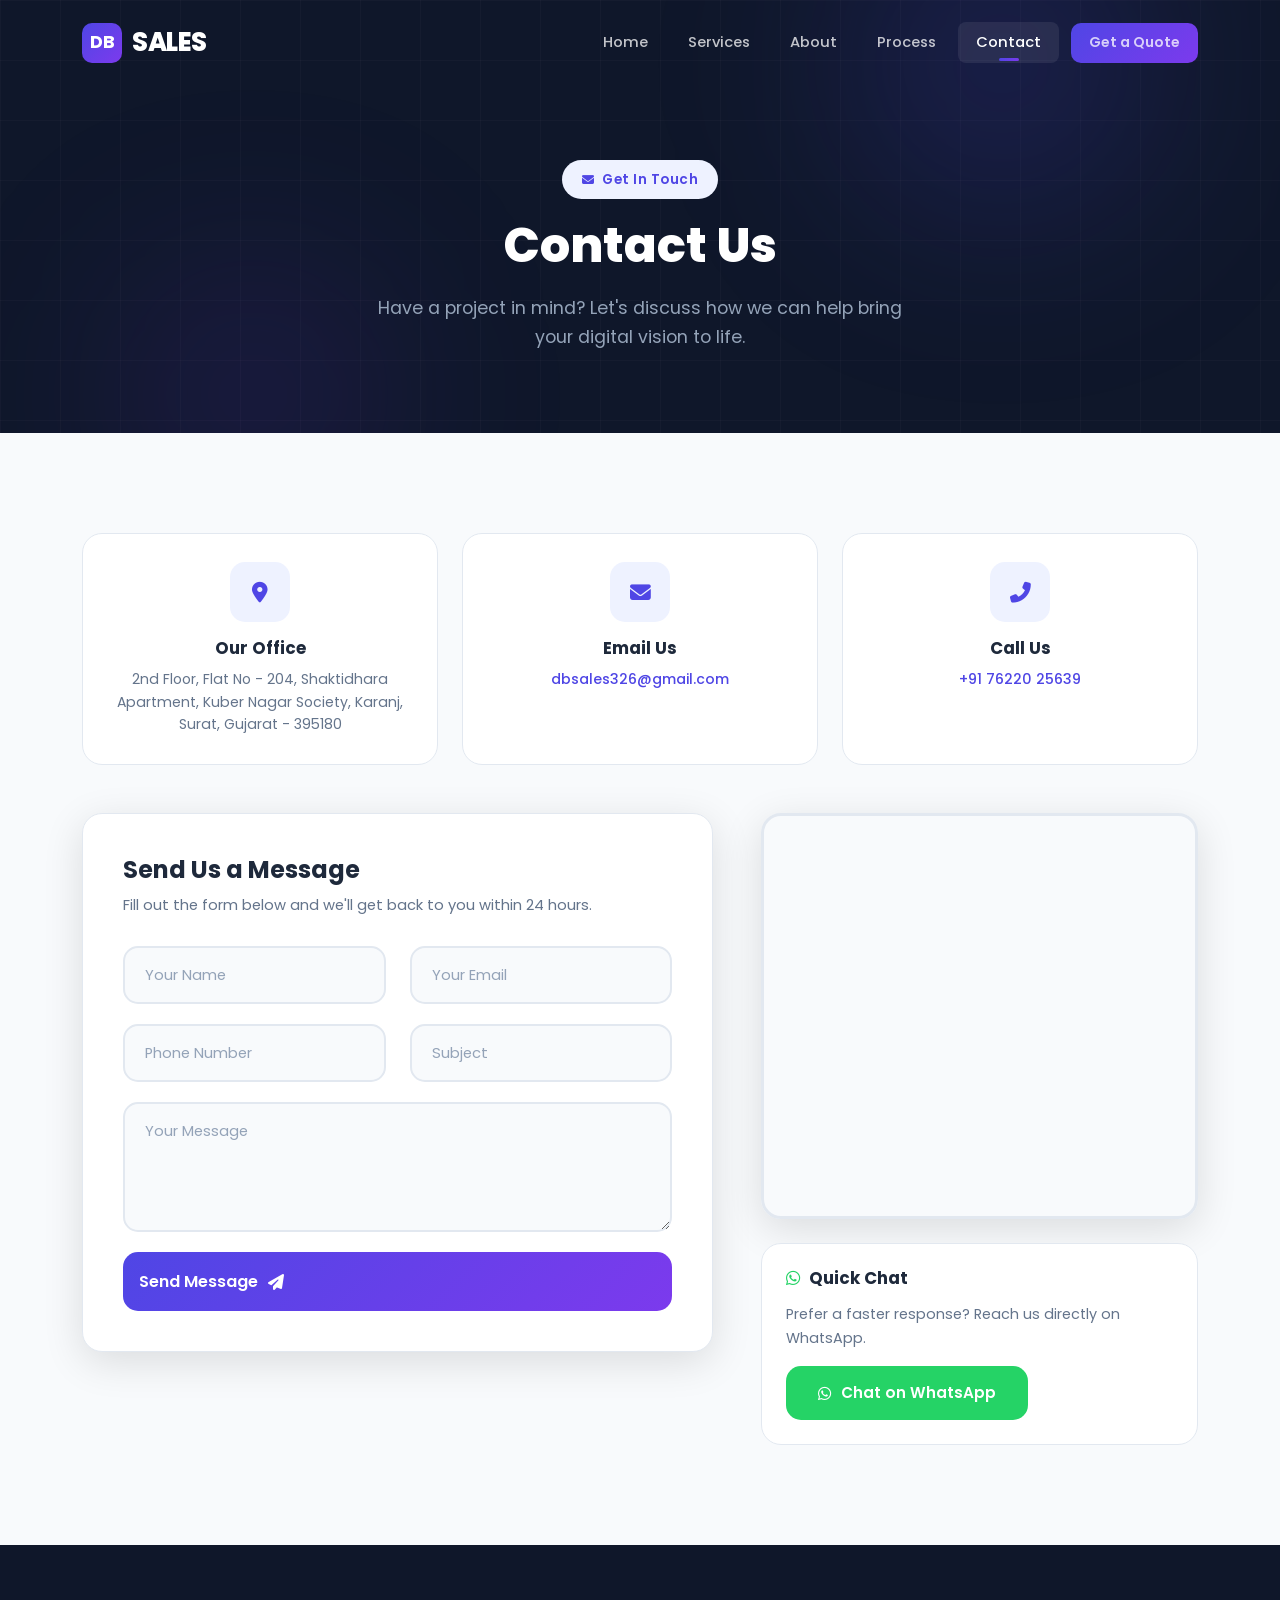
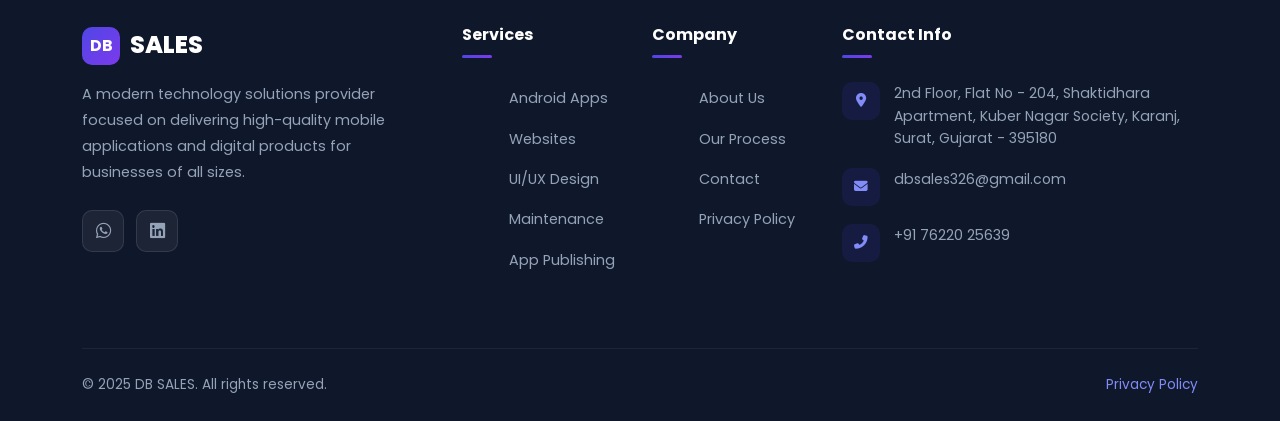
<file: contact.html>
<!DOCTYPE html>
<html lang="en">
<head>
  <meta charset="UTF-8">
  <meta name="viewport" content="width=device-width, initial-scale=1.0">
  <meta name="description" content="Contact DB SALES — Get in touch for Android app development, website development, and digital solutions.">
  <title>Contact Us — DB SALES</title>

  <link rel="preconnect" href="https://fonts.googleapis.com">
  <link rel="preconnect" href="https://fonts.gstatic.com" crossorigin>
  <link href="https://fonts.googleapis.com/css2?family=Poppins:wght@300;400;500;600;700;800&display=swap" rel="stylesheet">
  <link href="https://cdn.jsdelivr.net/npm/bootstrap@5.3.3/dist/css/bootstrap.min.css" rel="stylesheet">
  <link rel="stylesheet" href="https://cdnjs.cloudflare.com/ajax/libs/font-awesome/6.5.1/css/all.min.css">
  <link href="https://unpkg.com/aos@2.3.1/dist/aos.css" rel="stylesheet">
  <link rel="stylesheet" href="css/style.css">
</head>
<body>

  <!-- Preloader -->
  <div class="preloader" id="preloader">
    <div class="preloader-spinner"></div>
  </div>

  <!-- Navbar -->
  <nav class="navbar navbar-expand-lg fixed-top" id="mainNavbar">
    <div class="container">
      <a class="navbar-brand" href="index.html">
        <span class="brand-icon">DB</span>
        SALES
      </a>
      <button class="navbar-toggler" type="button" data-bs-toggle="collapse" data-bs-target="#navbarNav">
        <span class="navbar-toggler-icon"></span>
      </button>
      <div class="collapse navbar-collapse" id="navbarNav">
        <ul class="navbar-nav ms-auto align-items-lg-center gap-1">
          <li class="nav-item"><a class="nav-link" href="index.html">Home</a></li>
          <li class="nav-item"><a class="nav-link" href="services.html">Services</a></li>
          <li class="nav-item"><a class="nav-link" href="index.html#about">About</a></li>
          <li class="nav-item"><a class="nav-link" href="index.html#process">Process</a></li>
          <li class="nav-item"><a class="nav-link active" href="contact.html">Contact</a></li>
          <li class="nav-item ms-lg-2"><a class="nav-link nav-cta-btn" href="contact.html">Get a Quote</a></li>
        </ul>
      </div>
    </div>
  </nav>

  <!-- Page Hero -->
  <section class="page-hero">
    <div class="hero-grid-pattern"></div>
    <div class="hero-orb hero-orb-1"></div>
    <div class="hero-orb hero-orb-2"></div>
    <div class="page-hero-content">
      <span class="section-badge" data-aos="fade-up"><i class="fas fa-envelope"></i> Get In Touch</span>
      <h1 data-aos="fade-up" data-aos-delay="100">Contact Us</h1>
      <p data-aos="fade-up" data-aos-delay="200">Have a project in mind? Let's discuss how we can help bring your digital vision to life.</p>
    </div>
  </section>

  <!-- Contact Info Cards -->
  <section class="section-light">
    <div class="container">
      <div class="row g-4 mb-5">
        <div class="col-md-4" data-aos="fade-up" data-aos-delay="0">
          <div class="contact-info-card">
            <div class="cic-icon"><i class="fas fa-map-marker-alt"></i></div>
            <h5>Our Office</h5>
            <p>2nd Floor, Flat No - 204, Shaktidhara Apartment, Kuber Nagar Society, Karanj, Surat, Gujarat - 395180</p>
          </div>
        </div>
        <div class="col-md-4" data-aos="fade-up" data-aos-delay="100">
          <div class="contact-info-card">
            <div class="cic-icon"><i class="fas fa-envelope"></i></div>
            <h5>Email Us</h5>
            <p><a href="mailto:dbsales326@gmail.com">dbsales326@gmail.com</a></p>
          </div>
        </div>
        <div class="col-md-4" data-aos="fade-up" data-aos-delay="200">
          <div class="contact-info-card">
            <div class="cic-icon"><i class="fas fa-phone-alt"></i></div>
            <h5>Call Us</h5>
            <p><a href="tel:+917622025639">+91 76220 25639</a></p>
          </div>
        </div>
      </div>

      <!-- Contact Form & Map -->
      <div class="row g-5">
        <div class="col-lg-7" data-aos="fade-right">
          <div class="contact-form-wrapper">
            <h3 style="font-size: 1.5rem; font-weight: 700; margin-bottom: 8px;">Send Us a Message</h3>
            <p style="color: var(--text-muted); font-size: 0.92rem; margin-bottom: 28px;">Fill out the form below and we'll get back to you within 24 hours.</p>

            <form id="contactForm" action="https://formspree.io/f/mzdklrar" method="POST">
              <div class="row">
                <div class="col-md-6">
                  <div class="form-floating-custom">
                    <input type="text" class="form-control" id="name" name="name" placeholder="Your Name" required>
                  </div>
                </div>
                <div class="col-md-6">
                  <div class="form-floating-custom">
                    <input type="email" class="form-control" id="email" name="email" placeholder="Your Email" required>
                  </div>
                </div>
              </div>
              <div class="row">
                <div class="col-md-6">
                  <div class="form-floating-custom">
                    <input type="tel" class="form-control" id="phone" name="phone" placeholder="Phone Number">
                  </div>
                </div>
                <div class="col-md-6">
                  <div class="form-floating-custom">
                    <input type="text" class="form-control" id="subject" name="subject" placeholder="Subject" required>
                  </div>
                </div>
              </div>
              <div class="form-floating-custom">
                <textarea class="form-control" id="message" name="message" placeholder="Your Message" required></textarea>
              </div>
              <button type="submit" class="btn-primary-custom form-submit-btn">
                Send Message
                <i class="fas fa-paper-plane"></i>
              </button>
            </form>

            <div class="form-success-message" id="formSuccess">
              <div class="success-icon"><i class="fas fa-check"></i></div>
              <h4>Message Sent Successfully!</h4>
              <p>Thank you for reaching out. We'll get back to you within 24 hours.</p>
            </div>
          </div>
        </div>
        <div class="col-lg-5" data-aos="fade-left">
          <div class="map-wrapper">
            <iframe src="https://maps.google.com/maps?q=Kuber+Nagar+Karanj+Surat+Gujarat+India&output=embed" allowfullscreen="" loading="lazy" referrerpolicy="no-referrer-when-downgrade"></iframe>
          </div>
          <div style="margin-top: 24px; background: var(--white); border-radius: var(--radius-lg); padding: 24px; border: 1px solid var(--border);">
            <h5 style="font-size: 1.05rem; font-weight: 700; margin-bottom: 12px;"><i class="fab fa-whatsapp" style="color: #25D366; margin-right: 8px;"></i>Quick Chat</h5>
            <p style="font-size: 0.9rem; color: var(--text-muted); margin-bottom: 16px;">Prefer a faster response? Reach us directly on WhatsApp.</p>
            <a href="https://wa.me/917622025639?text=Hi%20DB%20SALES%2C%20I%20want%20to%20discuss%20a%20project." target="_blank" class="btn-dark-custom" style="background: #25D366; border: none;">
              <i class="fab fa-whatsapp"></i>
              Chat on WhatsApp
            </a>
          </div>
        </div>
      </div>
    </div>
  </section>

  <!-- Footer -->
  <footer class="footer">
    <div class="container">
      <div class="row g-4">
        <div class="col-lg-4 col-md-6">
          <div class="footer-brand">
            <span class="brand-icon">DB</span>
            SALES
          </div>
          <p class="footer-desc">A modern technology solutions provider focused on delivering high-quality mobile applications and digital products for businesses of all sizes.</p>
          <div class="footer-social">
            <a href="https://wa.me/917622025639" target="_blank" aria-label="WhatsApp"><i class="fab fa-whatsapp"></i></a>
            <a href="https://in.linkedin.com/in/db-sales-263260402" target="_blank" aria-label="LinkedIn"><i class="fab fa-linkedin"></i></a>
          </div>
        </div>
        <div class="col-lg-2 col-md-6">
          <h5 class="footer-heading">Services</h5>
          <ul class="footer-links">
            <li><a href="index.html#services"><i class="fas fa-chevron-right"></i> Android Apps</a></li>
            <li><a href="index.html#services"><i class="fas fa-chevron-right"></i> Websites</a></li>
            <li><a href="index.html#services"><i class="fas fa-chevron-right"></i> UI/UX Design</a></li>
            <li><a href="index.html#services"><i class="fas fa-chevron-right"></i> Maintenance</a></li>
            <li><a href="index.html#services"><i class="fas fa-chevron-right"></i> App Publishing</a></li>
          </ul>
        </div>
        <div class="col-lg-2 col-md-6">
          <h5 class="footer-heading">Company</h5>
          <ul class="footer-links">
            <li><a href="index.html#about"><i class="fas fa-chevron-right"></i> About Us</a></li>
            <li><a href="index.html#process"><i class="fas fa-chevron-right"></i> Our Process</a></li>
            <li><a href="contact.html"><i class="fas fa-chevron-right"></i> Contact</a></li>
            <li><a href="privacy.html"><i class="fas fa-chevron-right"></i> Privacy Policy</a></li>
          </ul>
        </div>
        <div class="col-lg-4 col-md-6">
          <h5 class="footer-heading">Contact Info</h5>
          <div class="footer-contact-item">
            <div class="fc-icon"><i class="fas fa-map-marker-alt"></i></div>
            <p>2nd Floor, Flat No - 204, Shaktidhara Apartment, Kuber Nagar Society, Karanj, Surat, Gujarat - 395180</p>
          </div>
          <div class="footer-contact-item">
            <div class="fc-icon"><i class="fas fa-envelope"></i></div>
            <p><a href="mailto:dbsales326@gmail.com">dbsales326@gmail.com</a></p>
          </div>
          <div class="footer-contact-item">
            <div class="fc-icon"><i class="fas fa-phone-alt"></i></div>
            <p><a href="tel:+917622025639">+91 76220 25639</a></p>
          </div>
        </div>
      </div>
      <div class="footer-bottom">
        <div class="row align-items-center">
          <div class="col-md-6">
            <p>&copy; 2025 DB SALES. All rights reserved.</p>
          </div>
          <div class="col-md-6 text-md-end">
            <p><a href="privacy.html">Privacy Policy</a></p>
          </div>
        </div>
      </div>
    </div>
  </footer>

  <!-- WhatsApp Float -->
  <a href="https://wa.me/917622025639" class="whatsapp-float" target="_blank" aria-label="Chat on WhatsApp">
    <i class="fab fa-whatsapp"></i>
  </a>

  <!-- Back to Top -->
  <button class="back-to-top" id="backToTop" aria-label="Back to top">
    <i class="fas fa-arrow-up"></i>
  </button>

  <script src="https://cdn.jsdelivr.net/npm/bootstrap@5.3.3/dist/js/bootstrap.bundle.min.js"></script>
  <script src="https://unpkg.com/aos@2.3.1/dist/aos.js"></script>
  <script>
    // Preloader
    window.addEventListener('load', () => {
      setTimeout(() => document.getElementById('preloader').classList.add('loaded'), 500);
    });

    // AOS
    AOS.init({ duration: 700, easing: 'ease-out-cubic', once: true, offset: 80 });

    // Navbar scroll
    const navbar = document.getElementById('mainNavbar');
    const backToTop = document.getElementById('backToTop');
    const whatsappFloat = document.querySelector('.whatsapp-float');

    function handleScroll() {
      navbar.classList.toggle('scrolled', window.scrollY > 50);
      backToTop.classList.toggle('show', window.scrollY > 400);
      whatsappFloat.classList.toggle('show', window.scrollY > 400);
    }
    window.addEventListener('scroll', handleScroll);
    handleScroll();

    backToTop.addEventListener('click', () => window.scrollTo({ top: 0, behavior: 'smooth' }));

    // Close mobile menu
    document.querySelectorAll('#navbarNav .nav-link').forEach(link => {
      link.addEventListener('click', () => {
        const bsCollapse = bootstrap.Collapse.getInstance(document.getElementById('navbarNav'));
        if (bsCollapse) bsCollapse.hide();
      });
    });

    // Contact Form
    document.getElementById('contactForm').addEventListener('submit', async function(e) {
      e.preventDefault();

      const formData = new FormData(this);
      const submitBtn = this.querySelector('.form-submit-btn');
      const originalBtnText = submitBtn.innerHTML;

      // Disable button and show loading
      submitBtn.disabled = true;
      submitBtn.innerHTML = '<i class="fas fa-spinner fa-spin"></i> Sending...';

      try {
        const response = await fetch(this.action, {
          method: 'POST',
          body: formData,
          headers: {
            'Accept': 'application/json'
          }
        });

        if (response.ok) {
          // Show success
          this.style.display = 'none';
          this.previousElementSibling.style.display = 'none';
          document.getElementById('formSuccess').classList.add('show');

          // Reset after 5 seconds
          setTimeout(() => {
            this.reset();
            this.style.display = 'block';
            this.previousElementSibling.style.display = 'block';
            document.getElementById('formSuccess').classList.remove('show');
            submitBtn.disabled = false;
            submitBtn.innerHTML = originalBtnText;
          }, 5000);
        } else {
          throw new Error('Form submission failed');
        }
      } catch (error) {
        alert('Oops! There was a problem submitting your form. Please try again or contact us directly.');
        submitBtn.disabled = false;
        submitBtn.innerHTML = originalBtnText;
      }
    });
  </script>
</body>
</html>
</file>
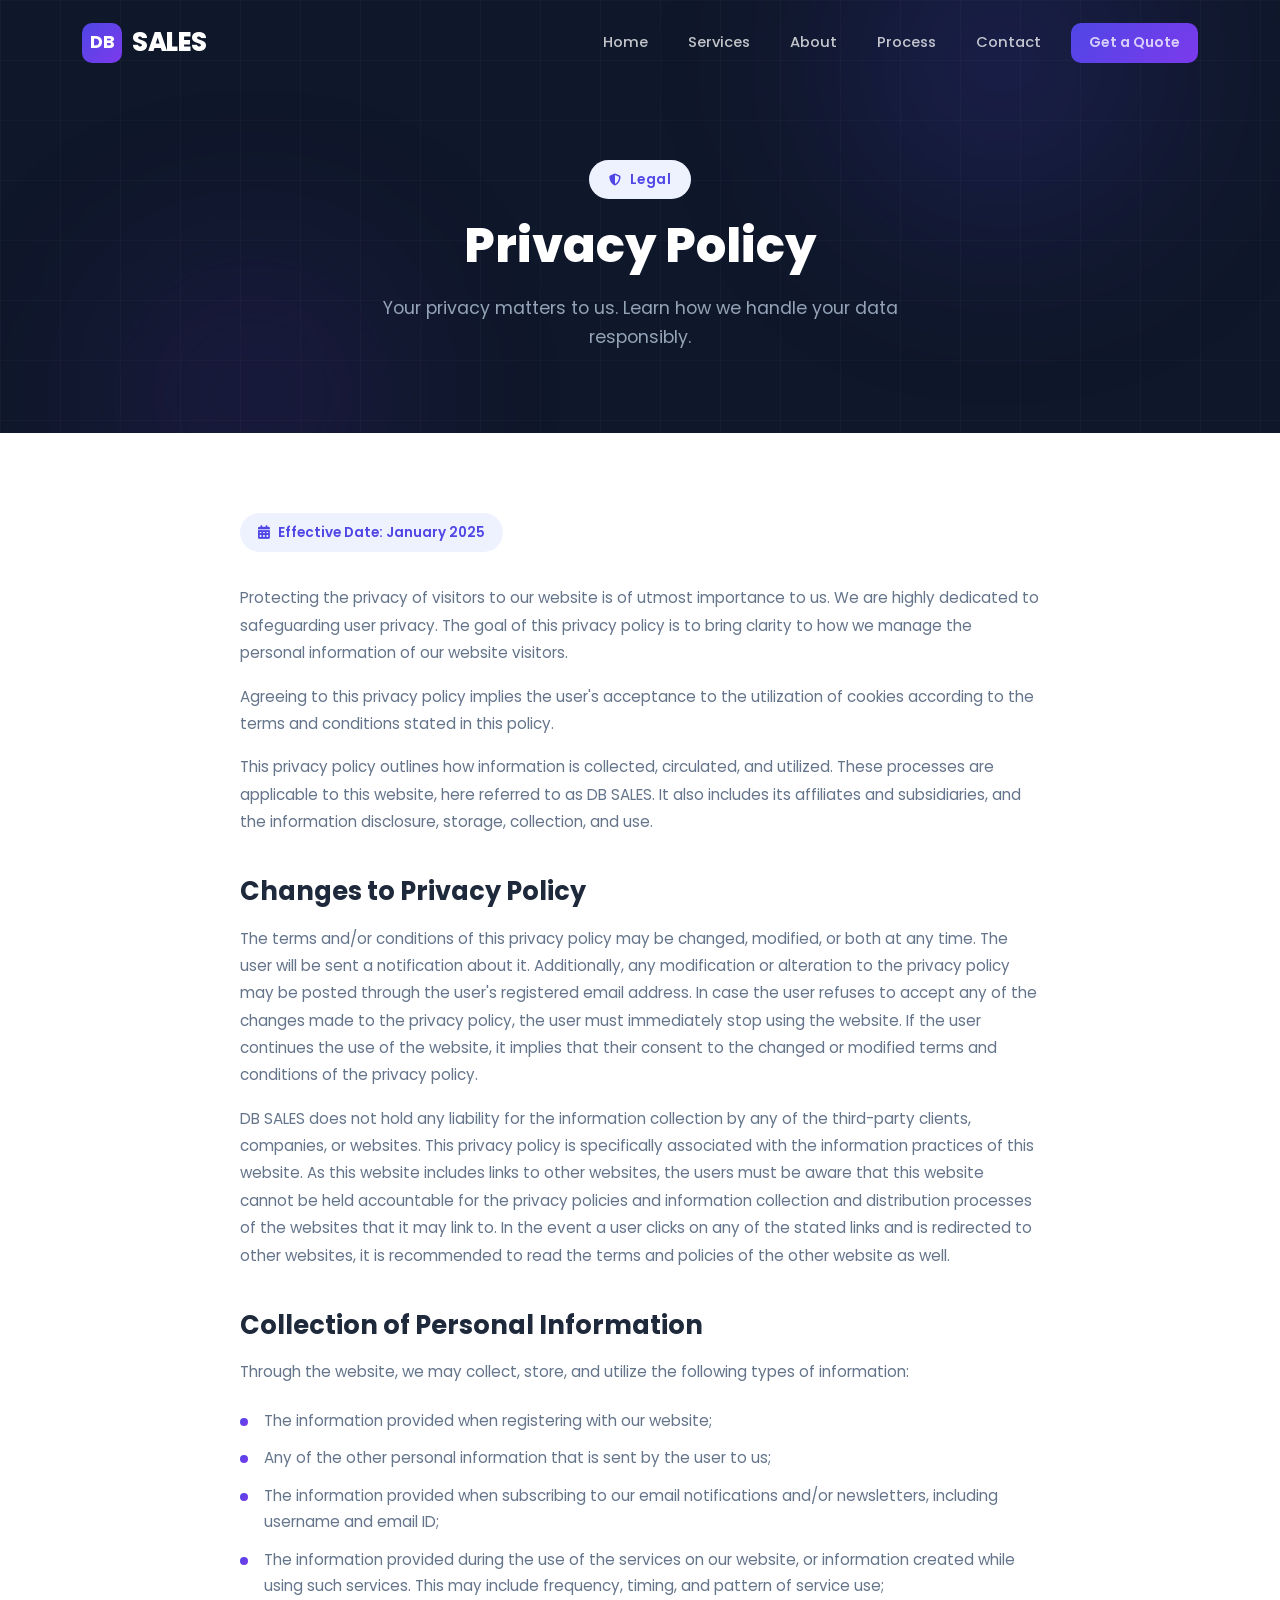
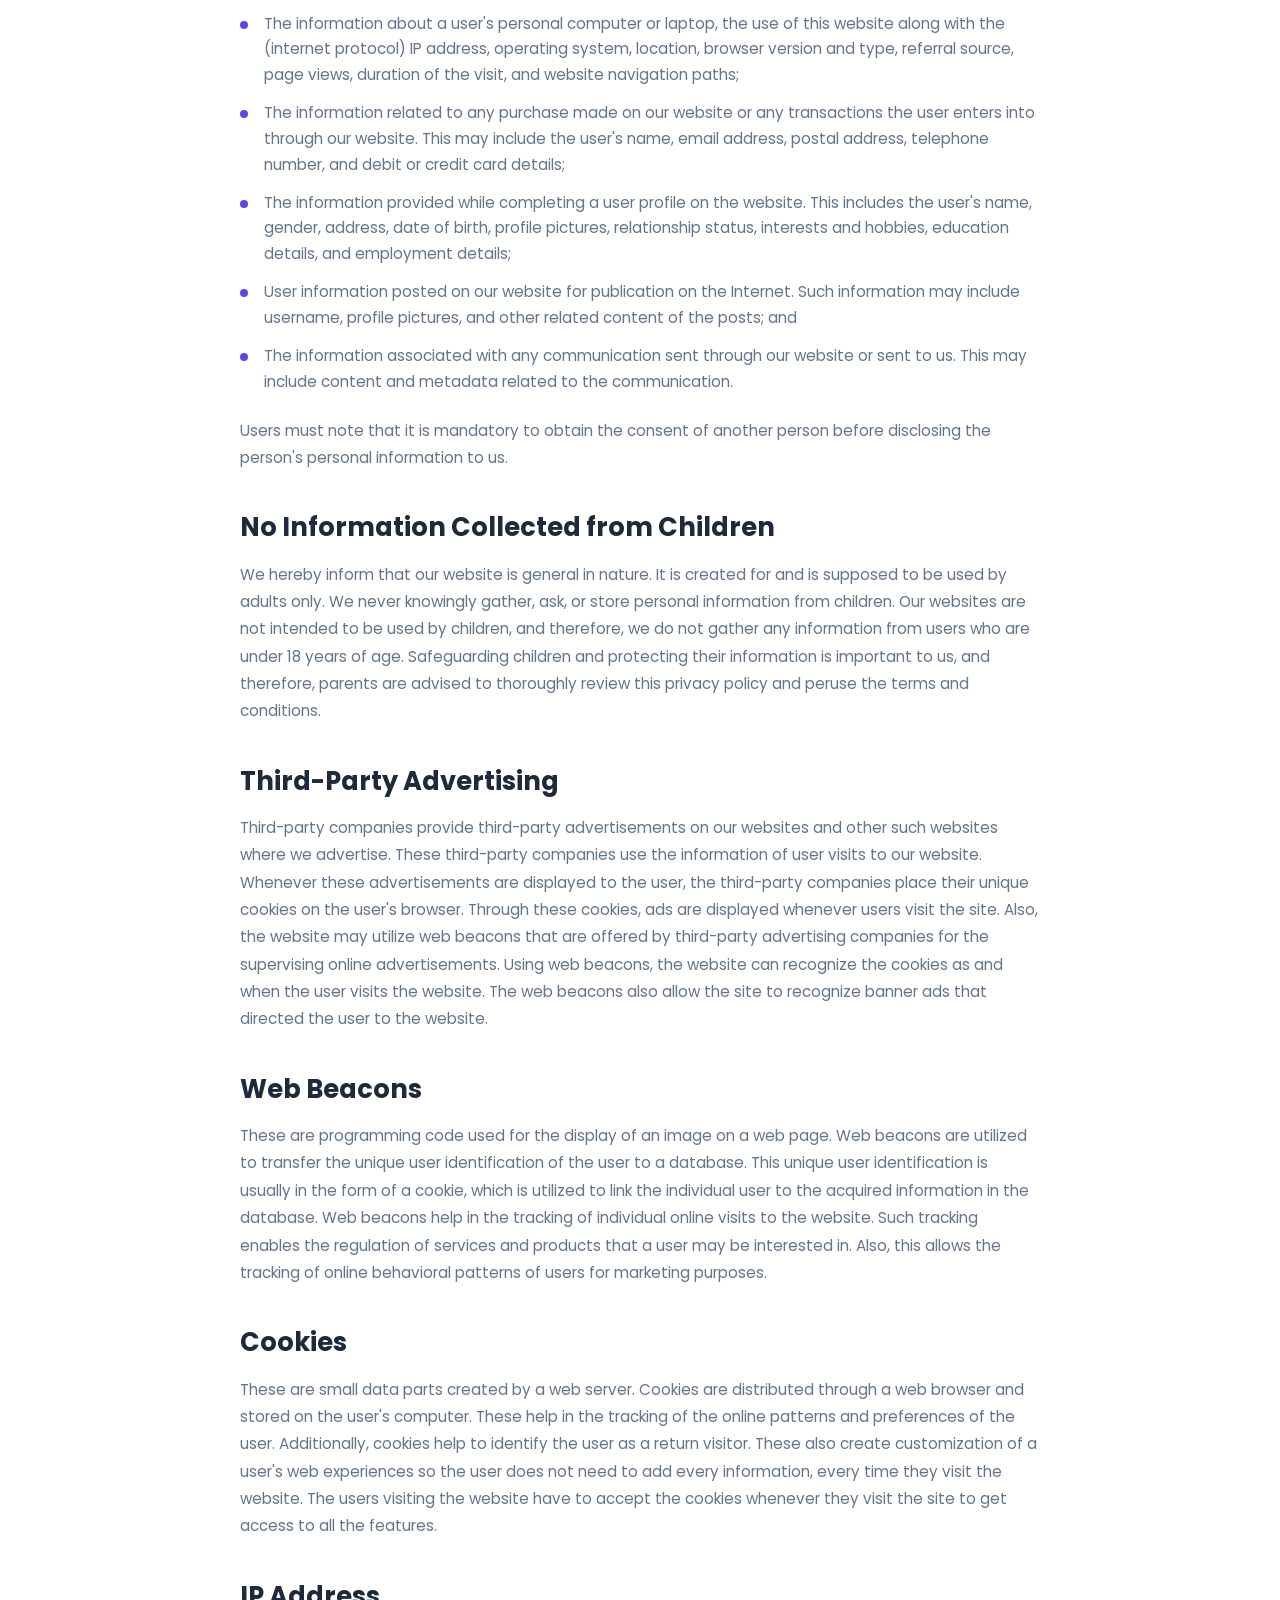
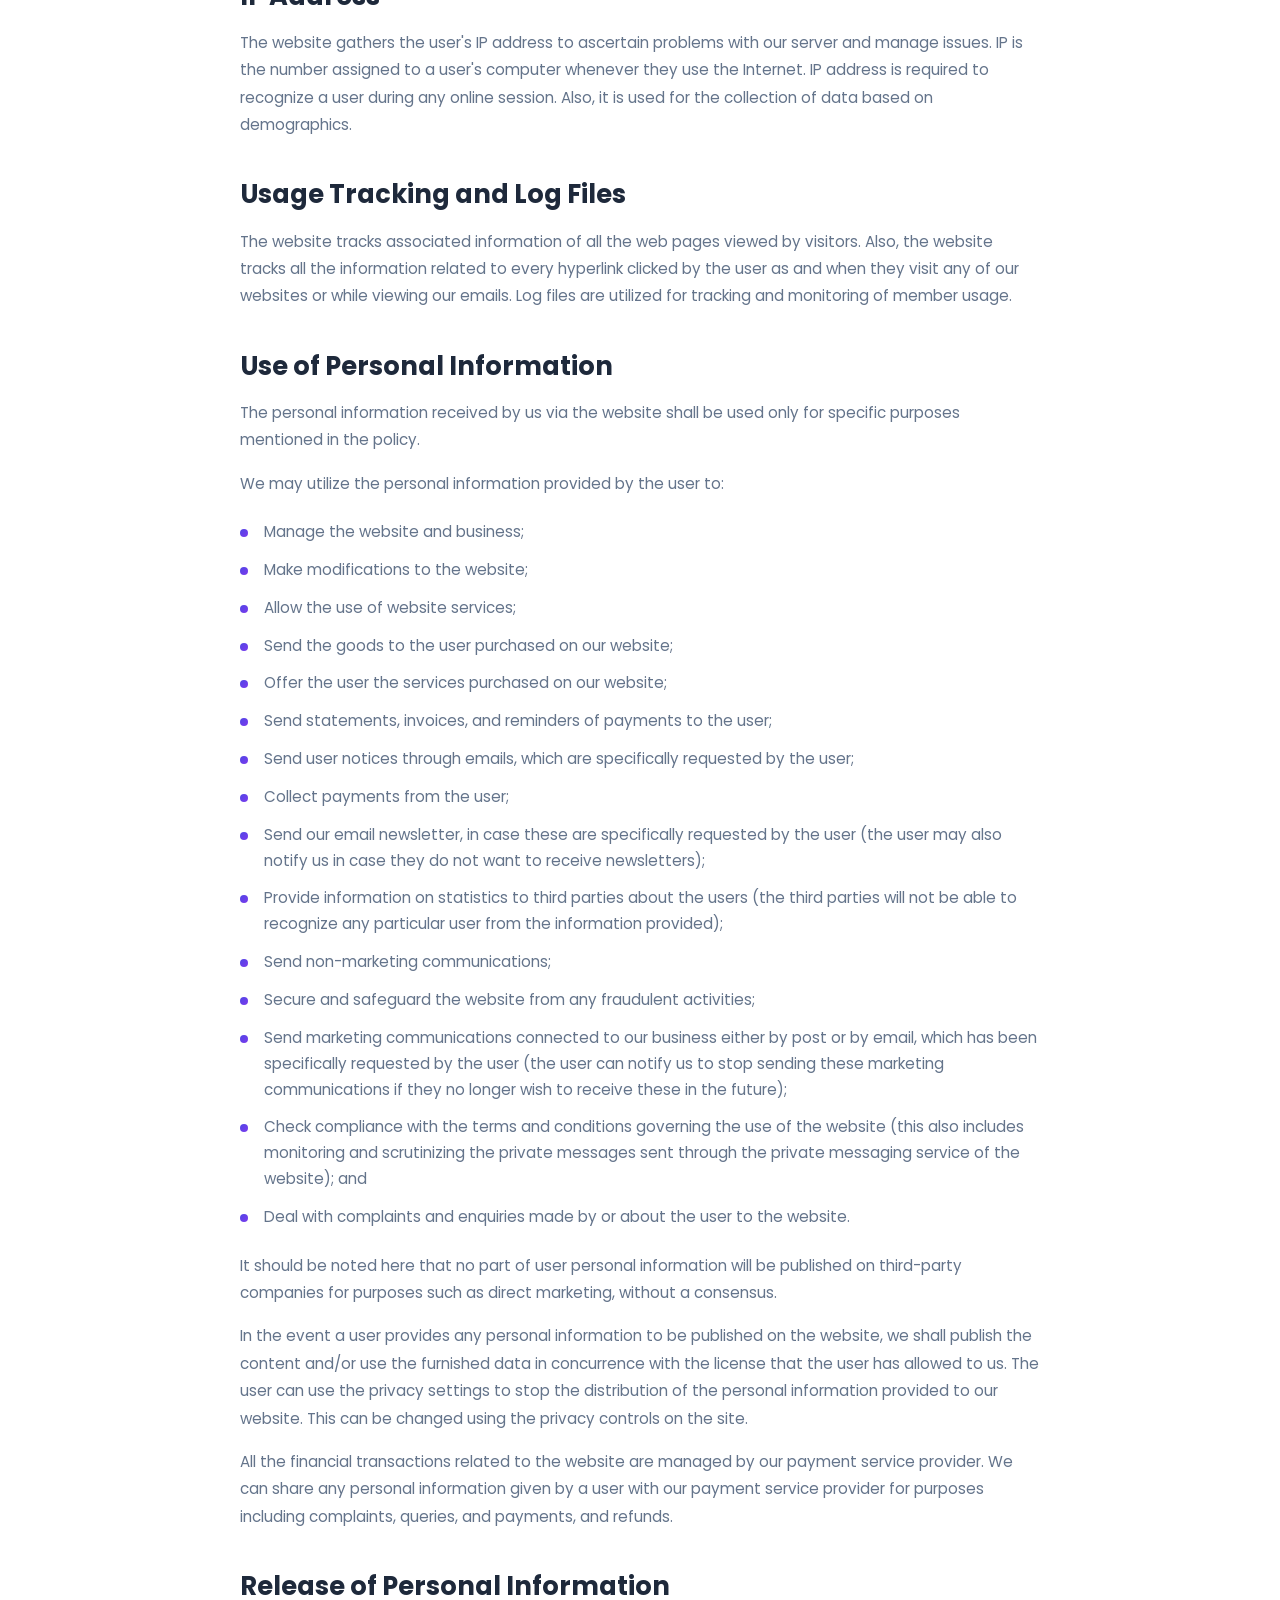
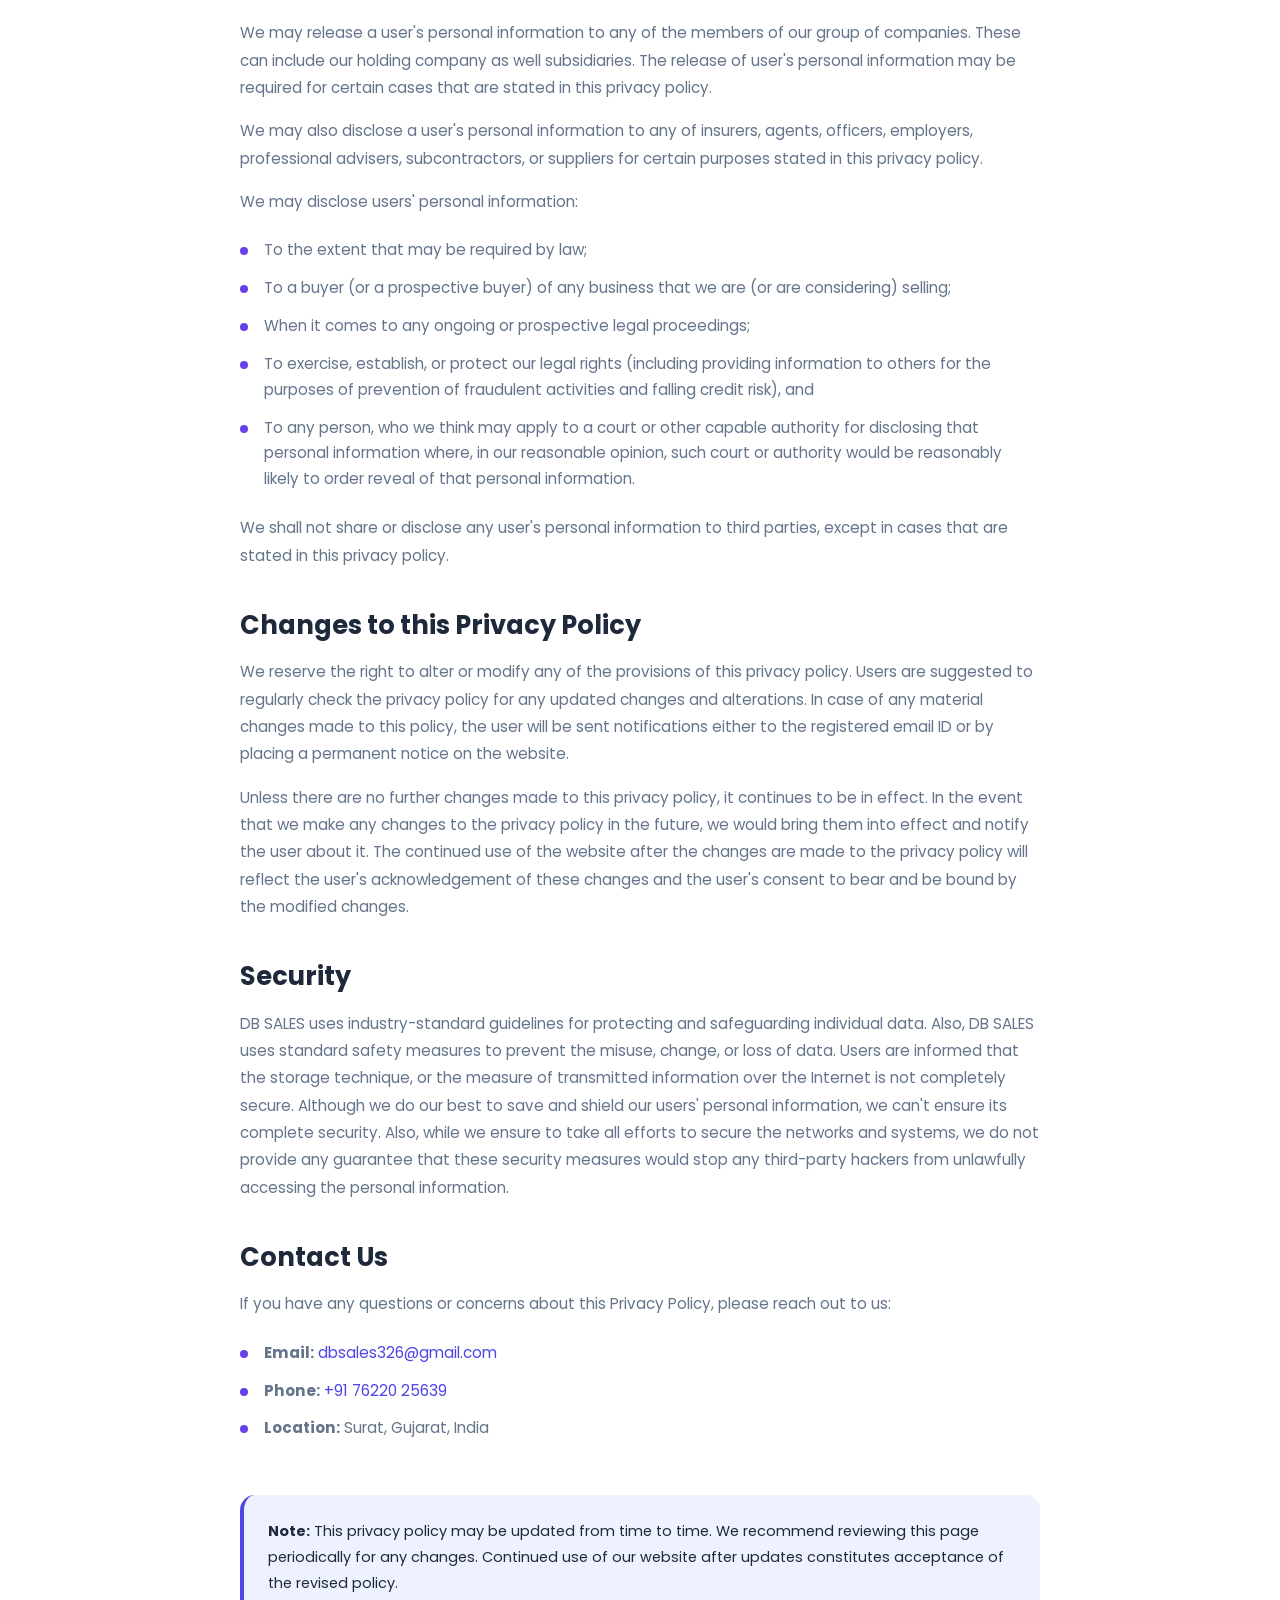
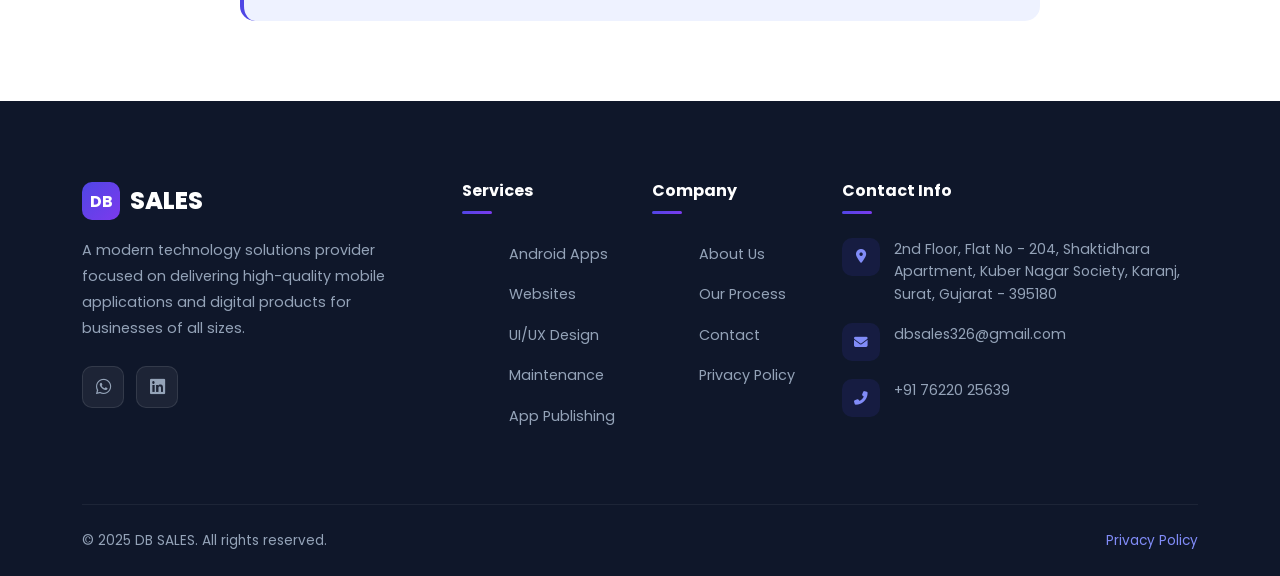
<file: privacy.html>
<!DOCTYPE html>
<html lang="en">
<head>
  <meta charset="UTF-8">
  <meta name="viewport" content="width=device-width, initial-scale=1.0">
  <meta name="description" content="Privacy Policy — DB SALES. Learn how we collect, use, and protect your personal information.">
  <title>Privacy Policy — DB SALES</title>

  <link rel="preconnect" href="https://fonts.googleapis.com">
  <link rel="preconnect" href="https://fonts.gstatic.com" crossorigin>
  <link href="https://fonts.googleapis.com/css2?family=Poppins:wght@300;400;500;600;700;800&display=swap" rel="stylesheet">
  <link href="https://cdn.jsdelivr.net/npm/bootstrap@5.3.3/dist/css/bootstrap.min.css" rel="stylesheet">
  <link rel="stylesheet" href="https://cdnjs.cloudflare.com/ajax/libs/font-awesome/6.5.1/css/all.min.css">
  <link href="https://unpkg.com/aos@2.3.1/dist/aos.css" rel="stylesheet">
  <link rel="stylesheet" href="css/style.css">
</head>
<body>

  <!-- Preloader -->
  <div class="preloader" id="preloader">
    <div class="preloader-spinner"></div>
  </div>

  <!-- Navbar -->
  <nav class="navbar navbar-expand-lg fixed-top" id="mainNavbar">
    <div class="container">
      <a class="navbar-brand" href="index.html">
        <span class="brand-icon">DB</span>
        SALES
      </a>
      <button class="navbar-toggler" type="button" data-bs-toggle="collapse" data-bs-target="#navbarNav">
        <span class="navbar-toggler-icon"></span>
      </button>
      <div class="collapse navbar-collapse" id="navbarNav">
        <ul class="navbar-nav ms-auto align-items-lg-center gap-1">
          <li class="nav-item"><a class="nav-link" href="index.html">Home</a></li>
          <li class="nav-item"><a class="nav-link" href="services.html">Services</a></li>
          <li class="nav-item"><a class="nav-link" href="index.html#about">About</a></li>
          <li class="nav-item"><a class="nav-link" href="index.html#process">Process</a></li>
          <li class="nav-item"><a class="nav-link" href="contact.html">Contact</a></li>
          <li class="nav-item ms-lg-2"><a class="nav-link nav-cta-btn" href="contact.html">Get a Quote</a></li>
        </ul>
      </div>
    </div>
  </nav>

  <!-- Page Hero -->
  <section class="page-hero">
    <div class="hero-grid-pattern"></div>
    <div class="hero-orb hero-orb-1"></div>
    <div class="hero-orb hero-orb-2"></div>
    <div class="page-hero-content">
      <span class="section-badge" data-aos="fade-up"><i class="fas fa-shield-alt"></i> Legal</span>
      <h1 data-aos="fade-up" data-aos-delay="100">Privacy Policy</h1>
      <p data-aos="fade-up" data-aos-delay="200">Your privacy matters to us. Learn how we handle your data responsibly.</p>
    </div>
  </section>

  <!-- Privacy Content -->
  <section style="padding: 80px 0;">
    <div class="container">
      <div class="privacy-content" data-aos="fade-up">
        <div class="privacy-updated">
          <i class="fas fa-calendar-alt"></i>
          Effective Date: January 2025
        </div>

        <p>Protecting the privacy of visitors to our website is of utmost importance to us. We are highly dedicated to safeguarding user privacy. The goal of this privacy policy is to bring clarity to how we manage the personal information of our website visitors.</p>

        <p>Agreeing to this privacy policy implies the user's acceptance to the utilization of cookies according to the terms and conditions stated in this policy.</p>

        <p>This privacy policy outlines how information is collected, circulated, and utilized. These processes are applicable to this website, here referred to as DB SALES. It also includes its affiliates and subsidiaries, and the information disclosure, storage, collection, and use.</p>

        <h2>Changes to Privacy Policy</h2>
        <p>The terms and/or conditions of this privacy policy may be changed, modified, or both at any time. The user will be sent a notification about it. Additionally, any modification or alteration to the privacy policy may be posted through the user's registered email address. In case the user refuses to accept any of the changes made to the privacy policy, the user must immediately stop using the website. If the user continues the use of the website, it implies that their consent to the changed or modified terms and conditions of the privacy policy.</p>

        <p>DB SALES does not hold any liability for the information collection by any of the third-party clients, companies, or websites. This privacy policy is specifically associated with the information practices of this website. As this website includes links to other websites, the users must be aware that this website cannot be held accountable for the privacy policies and information collection and distribution processes of the websites that it may link to. In the event a user clicks on any of the stated links and is redirected to other websites, it is recommended to read the terms and policies of the other website as well.</p>

        <h2>Collection of Personal Information</h2>
        <p>Through the website, we may collect, store, and utilize the following types of information:</p>
        <ul>
          <li>The information provided when registering with our website;</li>
          <li>Any of the other personal information that is sent by the user to us;</li>
          <li>The information provided when subscribing to our email notifications and/or newsletters, including username and email ID;</li>
          <li>The information provided during the use of the services on our website, or information created while using such services. This may include frequency, timing, and pattern of service use;</li>
          <li>The information about a user's personal computer or laptop, the use of this website along with the (internet protocol) IP address, operating system, location, browser version and type, referral source, page views, duration of the visit, and website navigation paths;</li>
          <li>The information related to any purchase made on our website or any transactions the user enters into through our website. This may include the user's name, email address, postal address, telephone number, and debit or credit card details;</li>
          <li>The information provided while completing a user profile on the website. This includes the user's name, gender, address, date of birth, profile pictures, relationship status, interests and hobbies, education details, and employment details;</li>
          <li>User information posted on our website for publication on the Internet. Such information may include username, profile pictures, and other related content of the posts; and</li>
          <li>The information associated with any communication sent through our website or sent to us. This may include content and metadata related to the communication.</li>
        </ul>
        <p>Users must note that it is mandatory to obtain the consent of another person before disclosing the person's personal information to us.</p>

        <h2>No Information Collected from Children</h2>
        <p>We hereby inform that our website is general in nature. It is created for and is supposed to be used by adults only. We never knowingly gather, ask, or store personal information from children. Our websites are not intended to be used by children, and therefore, we do not gather any information from users who are under 18 years of age. Safeguarding children and protecting their information is important to us, and therefore, parents are advised to thoroughly review this privacy policy and peruse the terms and conditions.</p>

        <h2>Third-Party Advertising</h2>
        <p>Third-party companies provide third-party advertisements on our websites and other such websites where we advertise. These third-party companies use the information of user visits to our website. Whenever these advertisements are displayed to the user, the third-party companies place their unique cookies on the user's browser. Through these cookies, ads are displayed whenever users visit the site. Also, the website may utilize web beacons that are offered by third-party advertising companies for the supervising online advertisements. Using web beacons, the website can recognize the cookies as and when the user visits the website. The web beacons also allow the site to recognize banner ads that directed the user to the website.</p>

        <h2>Web Beacons</h2>
        <p>These are programming code used for the display of an image on a web page. Web beacons are utilized to transfer the unique user identification of the user to a database. This unique user identification is usually in the form of a cookie, which is utilized to link the individual user to the acquired information in the database. Web beacons help in the tracking of individual online visits to the website. Such tracking enables the regulation of services and products that a user may be interested in. Also, this allows the tracking of online behavioral patterns of users for marketing purposes.</p>

        <h2>Cookies</h2>
        <p>These are small data parts created by a web server. Cookies are distributed through a web browser and stored on the user's computer. These help in the tracking of the online patterns and preferences of the user. Additionally, cookies help to identify the user as a return visitor. These also create customization of a user's web experiences so the user does not need to add every information, every time they visit the website. The users visiting the website have to accept the cookies whenever they visit the site to get access to all the features.</p>

        <h2>IP Address</h2>
        <p>The website gathers the user's IP address to ascertain problems with our server and manage issues. IP is the number assigned to a user's computer whenever they use the Internet. IP address is required to recognize a user during any online session. Also, it is used for the collection of data based on demographics.</p>

        <h2>Usage Tracking and Log Files</h2>
        <p>The website tracks associated information of all the web pages viewed by visitors. Also, the website tracks all the information related to every hyperlink clicked by the user as and when they visit any of our websites or while viewing our emails. Log files are utilized for tracking and monitoring of member usage.</p>

        <h2>Use of Personal Information</h2>
        <p>The personal information received by us via the website shall be used only for specific purposes mentioned in the policy.</p>
        <p>We may utilize the personal information provided by the user to:</p>
        <ul>
          <li>Manage the website and business;</li>
          <li>Make modifications to the website;</li>
          <li>Allow the use of website services;</li>
          <li>Send the goods to the user purchased on our website;</li>
          <li>Offer the user the services purchased on our website;</li>
          <li>Send statements, invoices, and reminders of payments to the user;</li>
          <li>Send user notices through emails, which are specifically requested by the user;</li>
          <li>Collect payments from the user;</li>
          <li>Send our email newsletter, in case these are specifically requested by the user (the user may also notify us in case they do not want to receive newsletters);</li>
          <li>Provide information on statistics to third parties about the users (the third parties will not be able to recognize any particular user from the information provided);</li>
          <li>Send non-marketing communications;</li>
          <li>Secure and safeguard the website from any fraudulent activities;</li>
          <li>Send marketing communications connected to our business either by post or by email, which has been specifically requested by the user (the user can notify us to stop sending these marketing communications if they no longer wish to receive these in the future);</li>
          <li>Check compliance with the terms and conditions governing the use of the website (this also includes monitoring and scrutinizing the private messages sent through the private messaging service of the website); and</li>
          <li>Deal with complaints and enquiries made by or about the user to the website.</li>
        </ul>
        <p>It should be noted here that no part of user personal information will be published on third-party companies for purposes such as direct marketing, without a consensus.</p>

        <p>In the event a user provides any personal information to be published on the website, we shall publish the content and/or use the furnished data in concurrence with the license that the user has allowed to us. The user can use the privacy settings to stop the distribution of the personal information provided to our website. This can be changed using the privacy controls on the site.</p>

        <p>All the financial transactions related to the website are managed by our payment service provider. We can share any personal information given by a user with our payment service provider for purposes including complaints, queries, and payments, and refunds.</p>

        <h2>Release of Personal Information</h2>
        <p>We may release a user's personal information to any of the members of our group of companies. These can include our holding company as well subsidiaries. The release of user's personal information may be required for certain cases that are stated in this privacy policy.</p>

        <p>We may also disclose a user's personal information to any of insurers, agents, officers, employers, professional advisers, subcontractors, or suppliers for certain purposes stated in this privacy policy.</p>

        <p>We may disclose users' personal information:</p>
        <ul>
          <li>To the extent that may be required by law;</li>
          <li>To a buyer (or a prospective buyer) of any business that we are (or are considering) selling;</li>
          <li>When it comes to any ongoing or prospective legal proceedings;</li>
          <li>To exercise, establish, or protect our legal rights (including providing information to others for the purposes of prevention of fraudulent activities and falling credit risk), and</li>
          <li>To any person, who we think may apply to a court or other capable authority for disclosing that personal information where, in our reasonable opinion, such court or authority would be reasonably likely to order reveal of that personal information.</li>
        </ul>
        <p>We shall not share or disclose any user's personal information to third parties, except in cases that are stated in this privacy policy.</p>

        <h2>Changes to this Privacy Policy</h2>
        <p>We reserve the right to alter or modify any of the provisions of this privacy policy. Users are suggested to regularly check the privacy policy for any updated changes and alterations. In case of any material changes made to this policy, the user will be sent notifications either to the registered email ID or by placing a permanent notice on the website.</p>

        <p>Unless there are no further changes made to this privacy policy, it continues to be in effect. In the event that we make any changes to the privacy policy in the future, we would bring them into effect and notify the user about it. The continued use of the website after the changes are made to the privacy policy will reflect the user's acknowledgement of these changes and the user's consent to bear and be bound by the modified changes.</p>

        <h2>Security</h2>
        <p>DB SALES uses industry-standard guidelines for protecting and safeguarding individual data. Also, DB SALES uses standard safety measures to prevent the misuse, change, or loss of data. Users are informed that the storage technique, or the measure of transmitted information over the Internet is not completely secure. Although we do our best to save and shield our users' personal information, we can't ensure its complete security. Also, while we ensure to take all efforts to secure the networks and systems, we do not provide any guarantee that these security measures would stop any third-party hackers from unlawfully accessing the personal information.</p>

        <h2>Contact Us</h2>
        <p>If you have any questions or concerns about this Privacy Policy, please reach out to us:</p>
        <ul>
          <li><strong>Email:</strong> <a href="mailto:dbsales326@gmail.com" style="color: var(--primary);">dbsales326@gmail.com</a></li>
          <li><strong>Phone:</strong> <a href="tel:+917622025639" style="color: var(--primary);">+91 76220 25639</a></li>
          <li><strong>Location:</strong> Surat, Gujarat, India</li>
        </ul>

        <div style="margin-top: 48px; padding: 24px; background: var(--primary-50); border-radius: var(--radius); border-left: 4px solid var(--primary);">
          <p style="margin: 0; color: var(--text-dark); font-size: 0.9rem;"><strong>Note:</strong> This privacy policy may be updated from time to time. We recommend reviewing this page periodically for any changes. Continued use of our website after updates constitutes acceptance of the revised policy.</p>
        </div>
      </div>
    </div>
  </section>

  <!-- Footer -->
  <footer class="footer">
    <div class="container">
      <div class="row g-4">
        <div class="col-lg-4 col-md-6">
          <div class="footer-brand">
            <span class="brand-icon">DB</span>
            SALES
          </div>
          <p class="footer-desc">A modern technology solutions provider focused on delivering high-quality mobile applications and digital products for businesses of all sizes.</p>
          <div class="footer-social">
            <a href="https://wa.me/917622025639" target="_blank" aria-label="WhatsApp"><i class="fab fa-whatsapp"></i></a>
            <a href="https://in.linkedin.com/in/db-sales-263260402" target="_blank" aria-label="LinkedIn"><i class="fab fa-linkedin"></i></a>
          </div>
        </div>
        <div class="col-lg-2 col-md-6">
          <h5 class="footer-heading">Services</h5>
          <ul class="footer-links">
            <li><a href="index.html#services"><i class="fas fa-chevron-right"></i> Android Apps</a></li>
            <li><a href="index.html#services"><i class="fas fa-chevron-right"></i> Websites</a></li>
            <li><a href="index.html#services"><i class="fas fa-chevron-right"></i> UI/UX Design</a></li>
            <li><a href="index.html#services"><i class="fas fa-chevron-right"></i> Maintenance</a></li>
            <li><a href="index.html#services"><i class="fas fa-chevron-right"></i> App Publishing</a></li>
          </ul>
        </div>
        <div class="col-lg-2 col-md-6">
          <h5 class="footer-heading">Company</h5>
          <ul class="footer-links">
            <li><a href="index.html#about"><i class="fas fa-chevron-right"></i> About Us</a></li>
            <li><a href="index.html#process"><i class="fas fa-chevron-right"></i> Our Process</a></li>
            <li><a href="contact.html"><i class="fas fa-chevron-right"></i> Contact</a></li>
            <li><a href="privacy.html"><i class="fas fa-chevron-right"></i> Privacy Policy</a></li>
          </ul>
        </div>
        <div class="col-lg-4 col-md-6">
          <h5 class="footer-heading">Contact Info</h5>
          <div class="footer-contact-item">
            <div class="fc-icon"><i class="fas fa-map-marker-alt"></i></div>
            <p>2nd Floor, Flat No - 204, Shaktidhara Apartment, Kuber Nagar Society, Karanj, Surat, Gujarat - 395180</p>
          </div>
          <div class="footer-contact-item">
            <div class="fc-icon"><i class="fas fa-envelope"></i></div>
            <p><a href="mailto:dbsales326@gmail.com">dbsales326@gmail.com</a></p>
          </div>
          <div class="footer-contact-item">
            <div class="fc-icon"><i class="fas fa-phone-alt"></i></div>
            <p><a href="tel:+917622025639">+91 76220 25639</a></p>
          </div>
        </div>
      </div>
      <div class="footer-bottom">
        <div class="row align-items-center">
          <div class="col-md-6">
            <p>&copy; 2025 DB SALES. All rights reserved.</p>
          </div>
          <div class="col-md-6 text-md-end">
            <p><a href="privacy.html">Privacy Policy</a></p>
          </div>
        </div>
      </div>
    </div>
  </footer>

  <!-- WhatsApp Float -->
  <a href="https://wa.me/917622025639" class="whatsapp-float" target="_blank" aria-label="Chat on WhatsApp">
    <i class="fab fa-whatsapp"></i>
  </a>

  <!-- Back to Top -->
  <button class="back-to-top" id="backToTop" aria-label="Back to top">
    <i class="fas fa-arrow-up"></i>
  </button>

  <script src="https://cdn.jsdelivr.net/npm/bootstrap@5.3.3/dist/js/bootstrap.bundle.min.js"></script>
  <script src="https://unpkg.com/aos@2.3.1/dist/aos.js"></script>
  <script>
    window.addEventListener('load', () => {
      setTimeout(() => document.getElementById('preloader').classList.add('loaded'), 500);
    });

    AOS.init({ duration: 700, easing: 'ease-out-cubic', once: true, offset: 80 });

    const navbar = document.getElementById('mainNavbar');
    const backToTop = document.getElementById('backToTop');
    const whatsappFloat = document.querySelector('.whatsapp-float');

    function handleScroll() {
      navbar.classList.toggle('scrolled', window.scrollY > 50);
      backToTop.classList.toggle('show', window.scrollY > 400);
      whatsappFloat.classList.toggle('show', window.scrollY > 400);
    }
    window.addEventListener('scroll', handleScroll);
    handleScroll();

    backToTop.addEventListener('click', () => window.scrollTo({ top: 0, behavior: 'smooth' }));

    document.querySelectorAll('#navbarNav .nav-link').forEach(link => {
      link.addEventListener('click', () => {
        const bsCollapse = bootstrap.Collapse.getInstance(document.getElementById('navbarNav'));
        if (bsCollapse) bsCollapse.hide();
      });
    });
  </script>
</body>
</html>
</file>
<file: css/style.css>
/* ============================================
   DB SALES — Premium Design System
   ============================================ */

/* ===== CSS Variables ===== */
:root {
  --primary: #4F46E5;
  --primary-dark: #4338CA;
  --primary-light: #818CF8;
  --primary-50: #EEF2FF;
  --violet: #7C3AED;
  --dark-bg: #0F172A;
  --dark-bg-2: #1E293B;
  --dark-bg-3: #334155;
  --light-bg: #F8FAFC;
  --white: #FFFFFF;
  --text-dark: #1E293B;
  --text-muted: #64748B;
  --text-light: #94A3B8;
  --border: #E2E8F0;
  --gradient: linear-gradient(135deg, #4F46E5, #7C3AED);
  --gradient-text: linear-gradient(135deg, #4F46E5, #7C3AED, #4F46E5);
  --shadow-sm: 0 2px 10px rgba(0,0,0,0.06);
  --shadow: 0 4px 20px rgba(0,0,0,0.08);
  --shadow-lg: 0 10px 40px rgba(0,0,0,0.12);
  --shadow-xl: 0 20px 60px rgba(0,0,0,0.15);
  --radius: 15px;
  --radius-sm: 10px;
  --radius-lg: 20px;
  --transition: all 0.3s cubic-bezier(0.4, 0, 0.2, 1);
  --transition-slow: all 0.5s cubic-bezier(0.4, 0, 0.2, 1);
}

/* ===== Base Reset ===== */
*,
*::before,
*::after {
  margin: 0;
  padding: 0;
  box-sizing: border-box;
}

html {
  scroll-behavior: smooth;
  scroll-padding-top: 80px;
}

body {
  font-family: 'Poppins', sans-serif;
  color: var(--text-dark);
  background: var(--white);
  line-height: 1.7;
  overflow-x: hidden;
  -webkit-font-smoothing: antialiased;
  -moz-osx-font-smoothing: grayscale;
}

img {
  max-width: 100%;
  height: auto;
}

a {
  text-decoration: none;
  color: inherit;
  transition: var(--transition);
}

ul {
  list-style: none;
}

/* ===== Preloader ===== */
.preloader {
  position: fixed;
  top: 0;
  left: 0;
  width: 100%;
  height: 100%;
  background: var(--dark-bg);
  display: flex;
  align-items: center;
  justify-content: center;
  z-index: 99999;
  transition: opacity 0.6s ease, visibility 0.6s ease;
}

.preloader.loaded {
  opacity: 0;
  visibility: hidden;
  pointer-events: none;
}

.preloader-spinner {
  width: 50px;
  height: 50px;
  border: 3px solid rgba(79, 70, 229, 0.2);
  border-top-color: var(--primary);
  border-radius: 50%;
  animation: spin 0.8s linear infinite;
}

@keyframes spin {
  to { transform: rotate(360deg); }
}

/* ===== Selection ===== */
::selection {
  background: var(--primary);
  color: var(--white);
}

/* ===== Scrollbar ===== */
::-webkit-scrollbar {
  width: 8px;
}
::-webkit-scrollbar-track {
  background: var(--light-bg);
}
::-webkit-scrollbar-thumb {
  background: var(--primary-light);
  border-radius: 4px;
}
::-webkit-scrollbar-thumb:hover {
  background: var(--primary);
}

/* ===== Typography ===== */
h1, h2, h3, h4, h5, h6 {
  font-weight: 700;
  line-height: 1.3;
  color: var(--text-dark);
}

.gradient-text {
  background: var(--gradient-text);
  background-size: 200% auto;
  -webkit-background-clip: text;
  -webkit-text-fill-color: transparent;
  background-clip: text;
  animation: shimmer 3s ease-in-out infinite;
}

@keyframes shimmer {
  0%, 100% { background-position: 0% center; }
  50% { background-position: 200% center; }
}

.section-badge {
  display: inline-flex;
  align-items: center;
  gap: 8px;
  background: var(--primary-50);
  color: var(--primary);
  padding: 8px 20px;
  border-radius: 50px;
  font-size: 0.85rem;
  font-weight: 600;
  letter-spacing: 0.5px;
  margin-bottom: 16px;
}

.section-badge i {
  font-size: 0.75rem;
}

.section-title {
  font-size: 2.75rem;
  font-weight: 800;
  margin-bottom: 16px;
  letter-spacing: -0.5px;
}

.section-subtitle {
  font-size: 1.1rem;
  color: var(--text-muted);
  max-width: 600px;
  line-height: 1.8;
}

.section-subtitle.centered {
  margin-left: auto;
  margin-right: auto;
}

/* ===== Buttons ===== */
.btn-primary-custom {
  background: var(--gradient);
  color: var(--white);
  border: none;
  padding: 14px 32px;
  border-radius: var(--radius);
  font-family: 'Poppins', sans-serif;
  font-size: 0.95rem;
  font-weight: 600;
  cursor: pointer;
  transition: var(--transition);
  position: relative;
  overflow: hidden;
  display: inline-flex;
  align-items: center;
  gap: 10px;
  z-index: 1;
}

.btn-primary-custom::before {
  content: '';
  position: absolute;
  top: 0;
  left: 0;
  width: 100%;
  height: 100%;
  background: var(--gradient);
  opacity: 0;
  z-index: -1;
  transition: var(--transition);
}

.btn-primary-custom:hover {
  transform: translateY(-3px);
  box-shadow: 0 8px 30px rgba(79, 70, 229, 0.45), 0 0 60px rgba(124, 58, 237, 0.2);
  color: var(--white);
}

.btn-primary-custom:hover::before {
  opacity: 1;
}

.btn-outline-custom {
  background: transparent;
  color: var(--white);
  border: 2px solid rgba(255, 255, 255, 0.3);
  padding: 12px 32px;
  border-radius: var(--radius);
  font-family: 'Poppins', sans-serif;
  font-size: 0.95rem;
  font-weight: 600;
  cursor: pointer;
  transition: var(--transition);
  display: inline-flex;
  align-items: center;
  gap: 10px;
}

.btn-outline-custom:hover {
  background: rgba(255, 255, 255, 0.1);
  border-color: rgba(255, 255, 255, 0.6);
  color: var(--white);
  transform: translateY(-3px);
}

.btn-dark-custom {
  background: var(--dark-bg);
  color: var(--white);
  border: none;
  padding: 14px 32px;
  border-radius: var(--radius);
  font-family: 'Poppins', sans-serif;
  font-size: 0.95rem;
  font-weight: 600;
  cursor: pointer;
  transition: var(--transition);
  display: inline-flex;
  align-items: center;
  gap: 10px;
}

.btn-dark-custom:hover {
  background: var(--dark-bg-2);
  transform: translateY(-3px);
  box-shadow: var(--shadow-lg);
  color: var(--white);
}

.btn-white-custom {
  background: var(--white);
  color: var(--primary);
  border: none;
  padding: 14px 32px;
  border-radius: var(--radius);
  font-family: 'Poppins', sans-serif;
  font-size: 0.95rem;
  font-weight: 600;
  cursor: pointer;
  transition: var(--transition);
  display: inline-flex;
  align-items: center;
  gap: 10px;
}

.btn-white-custom:hover {
  transform: translateY(-3px);
  box-shadow: 0 8px 30px rgba(255, 255, 255, 0.3);
  color: var(--primary);
}

/* ===== Navbar ===== */
.navbar {
  padding: 16px 0;
  transition: var(--transition);
  z-index: 1000;
  background: transparent;
}

.navbar.scrolled {
  background: rgba(15, 23, 42, 0.95);
  backdrop-filter: blur(20px);
  -webkit-backdrop-filter: blur(20px);
  padding: 10px 0;
  box-shadow: 0 4px 30px rgba(0, 0, 0, 0.2);
}

.navbar-brand {
  font-size: 1.6rem;
  font-weight: 800;
  color: var(--white) !important;
  letter-spacing: -0.5px;
  display: flex;
  align-items: center;
  gap: 10px;
}

.navbar-brand .brand-icon {
  width: 40px;
  height: 40px;
  background: var(--gradient);
  border-radius: var(--radius-sm);
  display: flex;
  align-items: center;
  justify-content: center;
  color: var(--white);
  font-size: 1.1rem;
  font-weight: 700;
}

.navbar .nav-link {
  color: rgba(255, 255, 255, 0.75) !important;
  font-weight: 500;
  font-size: 0.92rem;
  padding: 8px 18px !important;
  border-radius: 8px;
  transition: var(--transition);
  position: relative;
}

.navbar .nav-link:hover,
.navbar .nav-link.active {
  color: var(--white) !important;
  background: rgba(255, 255, 255, 0.08);
}

.navbar .nav-link.active::after {
  content: '';
  position: absolute;
  bottom: 2px;
  left: 50%;
  transform: translateX(-50%);
  width: 20px;
  height: 3px;
  background: var(--gradient);
  border-radius: 3px;
}

.navbar-toggler {
  border: 1px solid rgba(255, 255, 255, 0.2);
  padding: 6px 10px;
  border-radius: 8px;
  transition: var(--transition);
}

.navbar-toggler:focus {
  box-shadow: none;
}

.navbar-toggler-icon {
  background-image: url("data:image/svg+xml,%3csvg xmlns='http://www.w3.org/2000/svg' viewBox='0 0 30 30'%3e%3cpath stroke='rgba%28255, 255, 255, 0.9%29' stroke-linecap='round' stroke-miterlimit='10' stroke-width='2' d='M4 7h22M4 15h22M4 23h22'/%3e%3c/svg%3e") !important;
}

.nav-cta-btn {
  padding: 10px 24px !important;
  background: var(--gradient);
  border-radius: var(--radius-sm) !important;
  color: var(--white) !important;
  font-weight: 600 !important;
  font-size: 0.88rem !important;
}

.nav-cta-btn:hover {
  box-shadow: 0 4px 20px rgba(79, 70, 229, 0.4);
  background: var(--gradient) !important;
}

/* ===== Hero Section ===== */
.hero-section {
  min-height: 100vh;
  background: var(--dark-bg);
  position: relative;
  display: flex;
  align-items: center;
  overflow: hidden;
  padding: 120px 0 80px;
}

.hero-grid-pattern {
  position: absolute;
  top: 0;
  left: 0;
  width: 100%;
  height: 100%;
  background-image:
    linear-gradient(rgba(255, 255, 255, 0.025) 1px, transparent 1px),
    linear-gradient(90deg, rgba(255, 255, 255, 0.025) 1px, transparent 1px);
  background-size: 60px 60px;
  pointer-events: none;
}

.hero-orb {
  position: absolute;
  border-radius: 50%;
  filter: blur(100px);
  pointer-events: none;
}

.hero-orb-1 {
  width: 500px;
  height: 500px;
  background: rgba(79, 70, 229, 0.25);
  top: -10%;
  right: -5%;
  animation: floatOrb 10s ease-in-out infinite;
}

.hero-orb-2 {
  width: 400px;
  height: 400px;
  background: rgba(124, 58, 237, 0.2);
  bottom: -10%;
  left: -5%;
  animation: floatOrb 12s ease-in-out infinite reverse;
}

.hero-orb-3 {
  width: 250px;
  height: 250px;
  background: rgba(79, 70, 229, 0.15);
  top: 50%;
  left: 40%;
  animation: floatOrb 8s ease-in-out infinite 2s;
}

@keyframes floatOrb {
  0%, 100% { transform: translate(0, 0) scale(1); }
  33% { transform: translate(30px, -30px) scale(1.05); }
  66% { transform: translate(-20px, 20px) scale(0.95); }
}

.hero-content {
  position: relative;
  z-index: 2;
}

.hero-tag {
  display: inline-flex;
  align-items: center;
  gap: 8px;
  background: rgba(79, 70, 229, 0.15);
  border: 1px solid rgba(79, 70, 229, 0.3);
  color: var(--primary-light);
  padding: 8px 20px;
  border-radius: 50px;
  font-size: 0.85rem;
  font-weight: 500;
  margin-bottom: 24px;
  animation: fadeInUp 0.8s ease;
}

.hero-tag .dot {
  width: 8px;
  height: 8px;
  background: #22C55E;
  border-radius: 50%;
  animation: pulse-dot 2s ease-in-out infinite;
}

@keyframes pulse-dot {
  0%, 100% { opacity: 1; transform: scale(1); }
  50% { opacity: 0.5; transform: scale(1.3); }
}

.hero-title {
  font-size: 3.8rem;
  font-weight: 800;
  color: var(--white);
  line-height: 1.15;
  margin-bottom: 24px;
  letter-spacing: -1px;
  animation: fadeInUp 0.8s ease 0.1s both;
}

.hero-description {
  font-size: 1.15rem;
  color: var(--text-light);
  max-width: 520px;
  margin-bottom: 36px;
  line-height: 1.8;
  animation: fadeInUp 0.8s ease 0.2s both;
}

.hero-buttons {
  display: flex;
  gap: 16px;
  flex-wrap: wrap;
  margin-bottom: 48px;
  animation: fadeInUp 0.8s ease 0.3s both;
}

.hero-trust {
  display: flex;
  align-items: center;
  gap: 16px;
  animation: fadeInUp 0.8s ease 0.4s both;
}

.hero-trust-avatars {
  display: flex;
}

.hero-trust-avatars span {
  width: 38px;
  height: 38px;
  border-radius: 50%;
  border: 2px solid var(--dark-bg);
  display: flex;
  align-items: center;
  justify-content: center;
  font-size: 0.7rem;
  font-weight: 700;
  color: var(--white);
  margin-left: -10px;
}

.hero-trust-avatars span:first-child {
  margin-left: 0;
  background: #4F46E5;
}

.hero-trust-avatars span:nth-child(2) {
  background: #7C3AED;
}

.hero-trust-avatars span:nth-child(3) {
  background: #EC4899;
}

.hero-trust-avatars span:nth-child(4) {
  background: #F59E0B;
}

.hero-trust-text {
  color: var(--text-light);
  font-size: 0.88rem;
}

.hero-trust-text strong {
  color: var(--white);
  display: block;
  font-size: 0.92rem;
}

/* Hero Visual - Phone Mockup */
.hero-visual {
  position: relative;
  z-index: 2;
  display: flex;
  justify-content: center;
  align-items: center;
  animation: fadeInRight 1s ease 0.3s both;
}

@keyframes fadeInRight {
  from { opacity: 0; transform: translateX(40px); }
  to { opacity: 1; transform: translateX(0); }
}

.phone-frame {
  width: 280px;
  height: 560px;
  background: linear-gradient(145deg, rgba(255, 255, 255, 0.08), rgba(255, 255, 255, 0.02));
  border: 2px solid rgba(255, 255, 255, 0.12);
  border-radius: 40px;
  padding: 10px;
  position: relative;
  backdrop-filter: blur(10px);
}

.phone-screen {
  width: 100%;
  height: 100%;
  background: var(--gradient);
  border-radius: 32px;
  overflow: hidden;
  position: relative;
}

.phone-notch {
  width: 100px;
  height: 28px;
  background: var(--dark-bg);
  border-radius: 0 0 18px 18px;
  position: absolute;
  top: 0;
  left: 50%;
  transform: translateX(-50%);
  z-index: 3;
}

.phone-notch::after {
  content: '';
  width: 10px;
  height: 10px;
  background: var(--dark-bg-2);
  border-radius: 50%;
  position: absolute;
  top: 8px;
  right: 20px;
}

.phone-ui-content {
  padding: 45px 20px 20px;
  height: 100%;
  display: flex;
  flex-direction: column;
  gap: 14px;
}

.phone-ui-header {
  text-align: center;
  color: rgba(255, 255, 255, 0.9);
}

.phone-ui-header h5 {
  font-size: 0.95rem;
  font-weight: 700;
  color: var(--white);
  margin-bottom: 4px;
}

.phone-ui-header p {
  font-size: 0.65rem;
  opacity: 0.7;
  margin: 0;
}

.phone-ui-card {
  background: rgba(255, 255, 255, 0.15);
  border-radius: 14px;
  padding: 14px;
  backdrop-filter: blur(5px);
}

.phone-ui-card-row {
  display: flex;
  align-items: center;
  gap: 10px;
  margin-bottom: 8px;
}

.phone-ui-card-row:last-child {
  margin-bottom: 0;
}

.phone-ui-icon {
  width: 32px;
  height: 32px;
  border-radius: 8px;
  display: flex;
  align-items: center;
  justify-content: center;
  font-size: 0.75rem;
  color: var(--white);
  flex-shrink: 0;
}

.phone-ui-icon.blue { background: rgba(59, 130, 246, 0.6); }
.phone-ui-icon.green { background: rgba(34, 197, 94, 0.6); }
.phone-ui-icon.purple { background: rgba(168, 85, 247, 0.6); }
.phone-ui-icon.orange { background: rgba(249, 115, 22, 0.6); }

.phone-ui-text {
  flex: 1;
}

.phone-ui-text h6 {
  font-size: 0.72rem;
  font-weight: 600;
  color: var(--white);
  margin-bottom: 2px;
}

.phone-ui-text p {
  font-size: 0.6rem;
  color: rgba(255, 255, 255, 0.6);
  margin: 0;
}

.phone-ui-stats {
  display: grid;
  grid-template-columns: 1fr 1fr;
  gap: 10px;
}

.phone-ui-stat {
  background: rgba(255, 255, 255, 0.12);
  border-radius: 12px;
  padding: 12px;
  text-align: center;
}

.phone-ui-stat h4 {
  font-size: 1.1rem;
  font-weight: 800;
  color: var(--white);
  margin-bottom: 2px;
}

.phone-ui-stat p {
  font-size: 0.58rem;
  color: rgba(255, 255, 255, 0.6);
  margin: 0;
}

.phone-ui-bar {
  background: rgba(255, 255, 255, 0.1);
  border-radius: 10px;
  padding: 12px;
}

.phone-ui-bar-item {
  display: flex;
  align-items: center;
  gap: 8px;
  margin-bottom: 8px;
}

.phone-ui-bar-item:last-child {
  margin-bottom: 0;
}

.phone-ui-bar-label {
  font-size: 0.6rem;
  color: rgba(255, 255, 255, 0.7);
  width: 45px;
  flex-shrink: 0;
}

.phone-ui-bar-track {
  flex: 1;
  height: 6px;
  background: rgba(255, 255, 255, 0.1);
  border-radius: 3px;
  overflow: hidden;
}

.phone-ui-bar-fill {
  height: 100%;
  border-radius: 3px;
  background: rgba(255, 255, 255, 0.7);
}

/* Floating Cards around Phone */
.floating-card {
  position: absolute;
  background: rgba(255, 255, 255, 0.1);
  backdrop-filter: blur(20px);
  border: 1px solid rgba(255, 255, 255, 0.15);
  border-radius: var(--radius);
  padding: 14px 18px;
  color: var(--white);
  animation: floatCard 6s ease-in-out infinite;
  z-index: 3;
}

.floating-card.fc-1 {
  top: 30px;
  right: -40px;
  animation-delay: 0s;
}

.floating-card.fc-2 {
  bottom: 80px;
  left: -50px;
  animation-delay: 2s;
}

.floating-card.fc-3 {
  bottom: 20px;
  right: -30px;
  animation-delay: 4s;
}

@keyframes floatCard {
  0%, 100% { transform: translateY(0); }
  50% { transform: translateY(-12px); }
}

.floating-card .fc-icon {
  width: 36px;
  height: 36px;
  background: var(--gradient);
  border-radius: 10px;
  display: flex;
  align-items: center;
  justify-content: center;
  font-size: 0.9rem;
  margin-bottom: 8px;
}

.floating-card h6 {
  font-size: 0.78rem;
  font-weight: 700;
  color: var(--white);
  margin-bottom: 2px;
}

.floating-card p {
  font-size: 0.68rem;
  color: rgba(255, 255, 255, 0.6);
  margin: 0;
}

@keyframes fadeInUp {
  from { opacity: 0; transform: translateY(30px); }
  to { opacity: 1; transform: translateY(0); }
}

/* ===== Section Common ===== */
section {
  padding: 100px 0;
  position: relative;
}

.section-light {
  background: var(--light-bg);
}

.section-dark {
  background: var(--dark-bg);
  color: var(--white);
}

.section-dark .section-title {
  color: var(--white);
}

.section-dark .section-subtitle {
  color: var(--text-light);
}

.section-dark .section-badge {
  background: rgba(79, 70, 229, 0.15);
  color: var(--primary-light);
}

/* ===== Services Section ===== */
.service-card {
  background: var(--white);
  border-radius: var(--radius-lg);
  padding: 36px 28px;
  border: 1px solid var(--border);
  transition: var(--transition);
  height: 100%;
  position: relative;
  overflow: hidden;
}

.service-card::before {
  content: '';
  position: absolute;
  top: 0;
  left: 0;
  width: 100%;
  height: 4px;
  background: var(--gradient);
  transform: scaleX(0);
  transform-origin: left;
  transition: var(--transition-slow);
}

.service-card:hover {
  transform: translateY(-8px);
  box-shadow: var(--shadow-xl);
  border-color: transparent;
}

.service-card:hover::before {
  transform: scaleX(1);
}

.service-icon {
  width: 60px;
  height: 60px;
  background: var(--primary-50);
  border-radius: var(--radius);
  display: flex;
  align-items: center;
  justify-content: center;
  font-size: 1.4rem;
  color: var(--primary);
  margin-bottom: 20px;
  transition: var(--transition);
}

.service-card:hover .service-icon {
  background: var(--gradient);
  color: var(--white);
  transform: scale(1.05);
}

.service-card h4 {
  font-size: 1.15rem;
  font-weight: 700;
  margin-bottom: 12px;
}

.service-card p {
  font-size: 0.9rem;
  color: var(--text-muted);
  margin-bottom: 16px;
  line-height: 1.7;
}

.service-card .service-link {
  font-size: 0.88rem;
  font-weight: 600;
  color: var(--primary);
  display: inline-flex;
  align-items: center;
  gap: 6px;
  transition: var(--transition);
}

.service-card .service-link i {
  transition: var(--transition);
}

.service-card:hover .service-link {
  gap: 10px;
}

.service-card:hover .service-link i {
  transform: translateX(4px);
}

/* ===== About Section ===== */
.about-image-wrapper {
  position: relative;
}

.about-image-main {
  border-radius: var(--radius-lg);
  overflow: hidden;
  box-shadow: var(--shadow-xl);
  position: relative;
  z-index: 1;
}

.about-image-main img {
  width: 100%;
  height: 450px;
  object-fit: cover;
  display: block;
}

.about-image-badge {
  position: absolute;
  bottom: -20px;
  right: -20px;
  background: var(--gradient);
  color: var(--white);
  padding: 20px 28px;
  border-radius: var(--radius);
  z-index: 2;
  box-shadow: 0 10px 30px rgba(79, 70, 229, 0.4);
}

.about-image-badge h3 {
  font-size: 2rem;
  font-weight: 800;
  color: var(--white);
  margin-bottom: 2px;
}

.about-image-badge p {
  font-size: 0.8rem;
  opacity: 0.9;
  margin: 0;
}

.about-decor {
  position: absolute;
  top: -20px;
  left: -20px;
  width: 120px;
  height: 120px;
  border: 3px solid var(--primary);
  border-radius: var(--radius);
  opacity: 0.15;
  z-index: 0;
}

.about-content .feature-list {
  margin-top: 28px;
}

.about-content .feature-item {
  display: flex;
  align-items: flex-start;
  gap: 14px;
  margin-bottom: 18px;
}

.about-content .feature-icon {
  width: 28px;
  height: 28px;
  background: var(--primary-50);
  border-radius: 8px;
  display: flex;
  align-items: center;
  justify-content: center;
  color: var(--primary);
  font-size: 0.7rem;
  flex-shrink: 0;
  margin-top: 2px;
}

.about-content .feature-item h6 {
  font-size: 0.95rem;
  font-weight: 600;
  margin-bottom: 2px;
}

.about-content .feature-item p {
  font-size: 0.85rem;
  color: var(--text-muted);
  margin: 0;
}

/* ===== Process / Timeline ===== */
.process-timeline {
  position: relative;
}

.process-line {
  position: absolute;
  top: 45px;
  left: 0;
  width: 100%;
  height: 3px;
  background: rgba(255, 255, 255, 0.08);
  border-radius: 3px;
  z-index: 0;
}

.process-line-fill {
  height: 100%;
  background: var(--gradient);
  border-radius: 3px;
  width: 0;
  transition: width 1.5s ease;
}

.process-line-fill.animated {
  width: 100%;
}

.process-step {
  text-align: center;
  position: relative;
  z-index: 1;
}

.process-icon {
  width: 90px;
  height: 90px;
  background: rgba(79, 70, 229, 0.12);
  border: 2px solid rgba(79, 70, 229, 0.25);
  border-radius: 50%;
  display: flex;
  align-items: center;
  justify-content: center;
  margin: 0 auto 20px;
  font-size: 1.6rem;
  color: var(--primary-light);
  transition: var(--transition);
}

.process-step:hover .process-icon {
  background: var(--gradient);
  border-color: transparent;
  color: var(--white);
  transform: scale(1.1);
  box-shadow: 0 0 30px rgba(79, 70, 229, 0.4);
}

.process-step h5 {
  font-size: 1.05rem;
  font-weight: 700;
  color: var(--white);
  margin-bottom: 8px;
}

.process-step p {
  font-size: 0.85rem;
  color: var(--text-light);
  max-width: 200px;
  margin: 0 auto;
  line-height: 1.6;
}

.process-step .step-number {
  position: absolute;
  top: -8px;
  right: calc(50% - 55px);
  width: 26px;
  height: 26px;
  background: var(--primary);
  border-radius: 50%;
  display: flex;
  align-items: center;
  justify-content: center;
  font-size: 0.7rem;
  font-weight: 700;
  color: var(--white);
}

/* ===== Stats Section ===== */
.stat-card {
  text-align: center;
  padding: 30px 20px;
}

.stat-number {
  font-size: 3rem;
  font-weight: 800;
  background: var(--gradient);
  -webkit-background-clip: text;
  -webkit-text-fill-color: transparent;
  background-clip: text;
  margin-bottom: 8px;
  line-height: 1;
}

.stat-label {
  font-size: 0.9rem;
  color: var(--text-light);
  font-weight: 500;
}

/* ===== CTA Banner ===== */
.cta-section {
  background: var(--gradient);
  position: relative;
  overflow: hidden;
}

.cta-section::before {
  content: '';
  position: absolute;
  top: -50%;
  right: -20%;
  width: 500px;
  height: 500px;
  background: rgba(255, 255, 255, 0.08);
  border-radius: 50%;
  pointer-events: none;
}

.cta-section::after {
  content: '';
  position: absolute;
  bottom: -40%;
  left: -10%;
  width: 400px;
  height: 400px;
  background: rgba(255, 255, 255, 0.05);
  border-radius: 50%;
  pointer-events: none;
}

.cta-content {
  position: relative;
  z-index: 2;
  text-align: center;
}

.cta-content h2 {
  font-size: 2.5rem;
  font-weight: 800;
  color: var(--white);
  margin-bottom: 16px;
}

.cta-content p {
  font-size: 1.1rem;
  color: rgba(255, 255, 255, 0.85);
  max-width: 550px;
  margin: 0 auto 32px;
}

/* ===== Footer ===== */
.footer {
  background: var(--dark-bg);
  padding-top: 80px;
  color: var(--text-light);
}

.footer-brand {
  font-size: 1.5rem;
  font-weight: 800;
  color: var(--white);
  display: flex;
  align-items: center;
  gap: 10px;
  margin-bottom: 16px;
}

.footer-brand .brand-icon {
  width: 38px;
  height: 38px;
  background: var(--gradient);
  border-radius: var(--radius-sm);
  display: flex;
  align-items: center;
  justify-content: center;
  color: var(--white);
  font-size: 1rem;
  font-weight: 700;
}

.footer-desc {
  font-size: 0.9rem;
  color: var(--text-light);
  line-height: 1.8;
  margin-bottom: 24px;
  max-width: 320px;
}

.footer-social {
  display: flex;
  gap: 12px;
}

.footer-social a {
  width: 42px;
  height: 42px;
  background: rgba(255, 255, 255, 0.06);
  border: 1px solid rgba(255, 255, 255, 0.1);
  border-radius: var(--radius-sm);
  display: flex;
  align-items: center;
  justify-content: center;
  color: var(--text-light);
  font-size: 1.1rem;
  transition: var(--transition);
}

.footer-social a:hover {
  background: #25D366;
  border-color: #25D366;
  color: var(--white);
  transform: translateY(-3px);
  box-shadow: 0 4px 15px rgba(37, 211, 102, 0.4);
}

.footer-heading {
  font-size: 1rem;
  font-weight: 700;
  color: var(--white);
  margin-bottom: 24px;
  position: relative;
  padding-bottom: 12px;
}

.footer-heading::after {
  content: '';
  position: absolute;
  bottom: 0;
  left: 0;
  width: 30px;
  height: 3px;
  background: var(--gradient);
  border-radius: 3px;
}

.footer-links li {
  margin-bottom: 12px;
}

.footer-links a {
  font-size: 0.9rem;
  color: var(--text-light);
  display: inline-flex;
  align-items: center;
  gap: 8px;
  transition: var(--transition);
}

.footer-links a:hover {
  color: var(--white);
  transform: translateX(4px);
}

.footer-links a i {
  font-size: 0.65rem;
  opacity: 0;
  transition: var(--transition);
}

.footer-links a:hover i {
  opacity: 1;
}

.footer-contact-item {
  display: flex;
  align-items: flex-start;
  gap: 14px;
  margin-bottom: 18px;
}

.footer-contact-item .fc-icon {
  width: 38px;
  height: 38px;
  background: rgba(79, 70, 229, 0.12);
  border-radius: var(--radius-sm);
  display: flex;
  align-items: center;
  justify-content: center;
  color: var(--primary-light);
  font-size: 0.85rem;
  flex-shrink: 0;
}

.footer-contact-item p {
  font-size: 0.88rem;
  color: var(--text-light);
  margin: 0;
  line-height: 1.6;
}

.footer-contact-item a {
  color: var(--text-light);
  transition: var(--transition);
}

.footer-contact-item a:hover {
  color: var(--white);
}

.footer-bottom {
  border-top: 1px solid rgba(255, 255, 255, 0.06);
  padding: 24px 0;
  margin-top: 60px;
}

.footer-bottom p {
  font-size: 0.85rem;
  color: var(--text-light);
  margin: 0;
}

.footer-bottom a {
  color: var(--primary-light);
  transition: var(--transition);
}

.footer-bottom a:hover {
  color: var(--white);
}

/* ===== Contact Page ===== */
.page-hero {
  background: var(--dark-bg);
  padding: 160px 0 80px;
  text-align: center;
  position: relative;
  overflow: hidden;
}

.page-hero .hero-grid-pattern {
  position: absolute;
  top: 0;
  left: 0;
  width: 100%;
  height: 100%;
  background-image:
    linear-gradient(rgba(255, 255, 255, 0.025) 1px, transparent 1px),
    linear-gradient(90deg, rgba(255, 255, 255, 0.025) 1px, transparent 1px);
  background-size: 60px 60px;
  pointer-events: none;
}

.page-hero .hero-orb {
  position: absolute;
  border-radius: 50%;
  filter: blur(100px);
  pointer-events: none;
}

.page-hero .hero-orb-1 {
  width: 300px;
  height: 300px;
  background: rgba(79, 70, 229, 0.2);
  top: -20%;
  right: 10%;
}

.page-hero .hero-orb-2 {
  width: 250px;
  height: 250px;
  background: rgba(124, 58, 237, 0.15);
  bottom: -20%;
  left: 10%;
}

.page-hero-content {
  position: relative;
  z-index: 2;
}

.page-hero h1 {
  font-size: 3rem;
  font-weight: 800;
  color: var(--white);
  margin-bottom: 16px;
}

.page-hero p {
  font-size: 1.1rem;
  color: var(--text-light);
  max-width: 550px;
  margin: 0 auto;
}

.contact-info-card {
  background: var(--white);
  border-radius: var(--radius-lg);
  padding: 28px;
  border: 1px solid var(--border);
  text-align: center;
  transition: var(--transition);
  height: 100%;
}

.contact-info-card:hover {
  transform: translateY(-5px);
  box-shadow: var(--shadow-lg);
  border-color: transparent;
}

.contact-info-card .cic-icon {
  width: 60px;
  height: 60px;
  background: var(--primary-50);
  border-radius: var(--radius);
  display: flex;
  align-items: center;
  justify-content: center;
  font-size: 1.3rem;
  color: var(--primary);
  margin: 0 auto 16px;
  transition: var(--transition);
}

.contact-info-card:hover .cic-icon {
  background: var(--gradient);
  color: var(--white);
}

.contact-info-card h5 {
  font-size: 1.05rem;
  font-weight: 700;
  margin-bottom: 8px;
}

.contact-info-card p {
  font-size: 0.88rem;
  color: var(--text-muted);
  margin: 0;
  line-height: 1.6;
}

.contact-info-card a {
  color: var(--primary);
  font-weight: 500;
}

.contact-info-card a:hover {
  color: var(--primary-dark);
}

.contact-form-wrapper {
  background: var(--white);
  border-radius: var(--radius-lg);
  padding: 40px;
  box-shadow: var(--shadow-lg);
  border: 1px solid var(--border);
}

.form-floating-custom {
  position: relative;
  margin-bottom: 20px;
}

.form-floating-custom .form-control {
  width: 100%;
  padding: 16px 20px;
  border: 2px solid var(--border);
  border-radius: var(--radius);
  font-family: 'Poppins', sans-serif;
  font-size: 0.92rem;
  color: var(--text-dark);
  background: var(--light-bg);
  transition: var(--transition);
  height: auto;
}

.form-floating-custom .form-control:focus {
  outline: none;
  border-color: var(--primary);
  background: var(--white);
  box-shadow: 0 0 0 4px rgba(79, 70, 229, 0.1);
}

.form-floating-custom .form-control::placeholder {
  color: var(--text-light);
}

.form-floating-custom textarea.form-control {
  min-height: 130px;
  resize: vertical;
}

.form-submit-btn {
  width: 100%;
  padding: 16px;
  font-size: 1rem;
}

.form-success-message {
  display: none;
  text-align: center;
  padding: 40px 20px;
}

.form-success-message.show {
  display: block;
  animation: fadeInUp 0.5s ease;
}

.form-success-message .success-icon {
  width: 70px;
  height: 70px;
  background: #ECFDF5;
  border-radius: 50%;
  display: flex;
  align-items: center;
  justify-content: center;
  margin: 0 auto 20px;
  font-size: 1.8rem;
  color: #22C55E;
}

.form-success-message h4 {
  font-size: 1.3rem;
  margin-bottom: 8px;
}

.form-success-message p {
  color: var(--text-muted);
}

.map-wrapper {
  border-radius: var(--radius-lg);
  overflow: hidden;
  box-shadow: var(--shadow-lg);
  border: 3px solid var(--border);
}

.map-wrapper iframe {
  width: 100%;
  height: 400px;
  border: none;
  display: block;
}

/* ===== Privacy Page ===== */
.privacy-content {
  max-width: 800px;
  margin: 0 auto;
}

.privacy-content h2 {
  font-size: 1.6rem;
  font-weight: 700;
  margin-top: 40px;
  margin-bottom: 16px;
  color: var(--text-dark);
}

.privacy-content h2:first-child {
  margin-top: 0;
}

.privacy-content p {
  font-size: 0.95rem;
  color: var(--text-muted);
  margin-bottom: 16px;
  line-height: 1.8;
}

.privacy-content ul {
  margin-bottom: 16px;
  padding-left: 0;
}

.privacy-content ul li {
  font-size: 0.95rem;
  color: var(--text-muted);
  padding: 6px 0 6px 24px;
  position: relative;
  line-height: 1.7;
}

.privacy-content ul li::before {
  content: '';
  position: absolute;
  left: 0;
  top: 16px;
  width: 8px;
  height: 8px;
  background: var(--gradient);
  border-radius: 50%;
}

.privacy-updated {
  display: inline-flex;
  align-items: center;
  gap: 8px;
  background: var(--primary-50);
  color: var(--primary);
  padding: 8px 18px;
  border-radius: 50px;
  font-size: 0.85rem;
  font-weight: 600;
  margin-bottom: 32px;
}

/* ===== WhatsApp Float ===== */
.whatsapp-float {
  position: fixed;
  bottom: 30px;
  right: 30px;
  width: 60px;
  height: 60px;
  background: #25D366;
  border-radius: 50%;
  display: flex;
  align-items: center;
  justify-content: center;
  color: var(--white);
  font-size: 1.7rem;
  z-index: 999;
  box-shadow: 0 4px 20px rgba(37, 211, 102, 0.4);
  transition: var(--transition);
  opacity: 0;
  visibility: hidden;
}

.whatsapp-float.show {
  opacity: 1;
  visibility: visible;
}

.whatsapp-float::before {
  content: '';
  position: absolute;
  width: 100%;
  height: 100%;
  border-radius: 50%;
  background: #25D366;
  animation: whatsappPulse 2s ease-in-out infinite;
  z-index: -1;
}

@keyframes whatsappPulse {
  0%, 100% { transform: scale(1); opacity: 0.4; }
  50% { transform: scale(1.3); opacity: 0; }
}

.whatsapp-float:hover {
  transform: scale(1.1);
  box-shadow: 0 6px 30px rgba(37, 211, 102, 0.6);
  color: var(--white);
}

/* ===== Back to Top ===== */
.back-to-top {
  position: fixed;
  bottom: 100px;
  right: 34px;
  width: 44px;
  height: 44px;
  background: var(--dark-bg);
  border: 1px solid rgba(255, 255, 255, 0.15);
  border-radius: 50%;
  color: var(--white);
  display: flex;
  align-items: center;
  justify-content: center;
  font-size: 0.9rem;
  opacity: 0;
  visibility: hidden;
  transition: var(--transition);
  z-index: 998;
  cursor: pointer;
}

.back-to-top.show {
  opacity: 1;
  visibility: visible;
}

.back-to-top:hover {
  background: var(--primary);
  border-color: var(--primary);
  transform: translateY(-3px);
}

/* ===== Why Choose Us ===== */
.why-card {
  background: var(--white);
  border-radius: var(--radius);
  padding: 28px 24px;
  border: 1px solid var(--border);
  transition: var(--transition);
  height: 100%;
  display: flex;
  align-items: flex-start;
  gap: 16px;
}

.why-card:hover {
  transform: translateY(-5px);
  box-shadow: var(--shadow-lg);
  border-color: transparent;
}

.why-card .why-icon {
  width: 44px;
  height: 44px;
  background: var(--primary-50);
  border-radius: 12px;
  display: flex;
  align-items: center;
  justify-content: center;
  color: var(--primary);
  font-size: 1rem;
  flex-shrink: 0;
  transition: var(--transition);
}

.why-card:hover .why-icon {
  background: var(--gradient);
  color: var(--white);
}

.why-card h6 {
  font-size: 0.95rem;
  font-weight: 700;
  margin-bottom: 6px;
}

.why-card p {
  font-size: 0.85rem;
  color: var(--text-muted);
  margin: 0;
  line-height: 1.6;
}

/* ===== Responsive ===== */
@media (max-width: 1199px) {
  .hero-title {
    font-size: 3.2rem;
  }
  .section-title {
    font-size: 2.4rem;
  }
}

@media (max-width: 991px) {
  .hero-section {
    padding: 100px 0 60px;
    text-align: center;
  }
  .hero-title {
    font-size: 2.6rem;
  }
  .hero-description {
    margin-left: auto;
    margin-right: auto;
  }
  .hero-buttons {
    justify-content: center;
  }
  .hero-trust {
    justify-content: center;
  }
  .hero-visual {
    margin-top: 50px;
  }
  .phone-frame {
    width: 240px;
    height: 480px;
  }
  .floating-card.fc-1 { right: -20px; }
  .floating-card.fc-2 { left: -20px; }
  .floating-card.fc-3 { right: -10px; }
  .about-image-main img {
    height: 350px;
  }
  .navbar-collapse {
    background: rgba(15, 23, 42, 0.98);
    backdrop-filter: blur(20px);
    border-radius: var(--radius);
    padding: 16px;
    margin-top: 12px;
    border: 1px solid rgba(255, 255, 255, 0.08);
  }
  .section-title {
    font-size: 2.1rem;
  }
  .process-line {
    display: none;
  }
  .cta-content h2 {
    font-size: 2rem;
  }
  .page-hero h1 {
    font-size: 2.4rem;
  }
}

@media (max-width: 767px) {
  section {
    padding: 70px 0;
  }
  .hero-title {
    font-size: 2.1rem;
  }
  .hero-description {
    font-size: 1rem;
  }
  .section-title {
    font-size: 1.8rem;
  }
  .section-subtitle {
    font-size: 0.95rem;
  }
  .phone-frame {
    width: 200px;
    height: 400px;
    border-radius: 30px;
    padding: 8px;
  }
  .phone-screen {
    border-radius: 24px;
  }
  .phone-notch {
    width: 70px;
    height: 22px;
    border-radius: 0 0 14px 14px;
  }
  .phone-ui-content {
    padding: 35px 14px 14px;
    gap: 10px;
  }
  .phone-ui-header h5 {
    font-size: 0.78rem;
  }
  .phone-ui-card {
    padding: 10px;
  }
  .phone-ui-icon {
    width: 26px;
    height: 26px;
    font-size: 0.6rem;
  }
  .phone-ui-text h6 {
    font-size: 0.62rem;
  }
  .phone-ui-text p {
    font-size: 0.52rem;
  }
  .phone-ui-stat h4 {
    font-size: 0.9rem;
  }
  .phone-ui-stat p {
    font-size: 0.5rem;
  }
  .floating-card {
    display: none;
  }
  .about-image-badge {
    right: 10px;
    bottom: -15px;
    padding: 14px 20px;
  }
  .about-image-badge h3 {
    font-size: 1.5rem;
  }
  .about-decor {
    display: none;
  }
  .stat-number {
    font-size: 2.4rem;
  }
  .contact-form-wrapper {
    padding: 28px 20px;
  }
  .footer {
    padding-top: 60px;
  }
  .whatsapp-float {
    width: 52px;
    height: 52px;
    font-size: 1.4rem;
    bottom: 20px;
    right: 20px;
  }
  .back-to-top {
    bottom: 80px;
    right: 24px;
    width: 40px;
    height: 40px;
    font-size: 0.8rem;
  }
  .page-hero {
    padding: 130px 0 60px;
  }
  .page-hero h1 {
    font-size: 2rem;
  }
  .map-wrapper iframe {
    height: 300px;
  }
}

@media (max-width: 575px) {
  .hero-title {
    font-size: 1.85rem;
  }
  .hero-buttons {
    flex-direction: column;
    align-items: center;
  }
  .hero-buttons .btn-primary-custom,
  .hero-buttons .btn-outline-custom {
    width: 100%;
    max-width: 280px;
    justify-content: center;
  }
  .phone-frame {
    width: 180px;
    height: 360px;
    border-radius: 26px;
  }
  .cta-content h2 {
    font-size: 1.7rem;
  }
  .process-step .step-number {
    right: calc(50% - 50px);
  }
}
</file>
